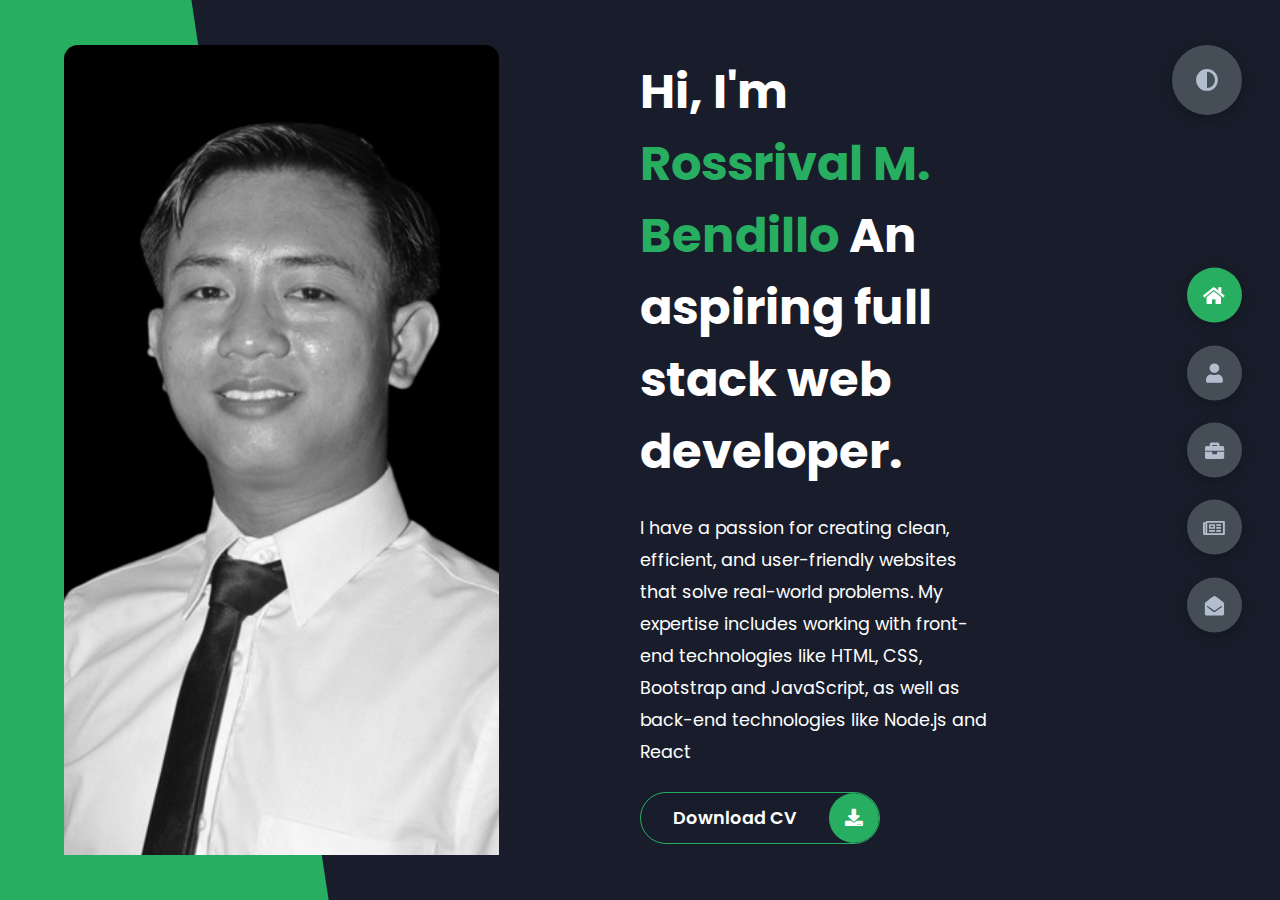
<file: index.html>
<!DOCTYPE html>
<html lang="en">

<head>
    <meta charset="UTF-8">
    <meta http-equiv="X-UA-Compatible" content="IE=edge">
    <meta name="viewport" content="width=device-width, initial-scale=1.0">
    <title>Portfolio</title>
    <link rel="stylesheet" href="styles/styles.css">
    <link rel="preconnect" href="https://fonts.googleapis.com">
    <link rel="preconnect" href="https://fonts.gstatic.com" crossorigin>
    <link rel="stylesheet" href="https://cdnjs.cloudflare.com/ajax/libs/font-awesome/5.15.4/css/all.min.css"
        integrity="sha512-1ycn6IcaQQ40/MKBW2W4Rhis/DbILU74C1vSrLJxCq57o941Ym01SwNsOMqvEBFlcgUa6xLiPY/NS5R+E6ztJQ=="
        crossorigin="anonymous" referrerpolicy="no-referrer" />
    <link href="https://fonts.googleapis.com/css2?family=Poppins:wght@400;500;600;700;800&display=swap"
        rel="stylesheet">
</head>

<!-- Main Content -->

<body class="main-content">
    <header class="container header active" id="home">
        <div class="header-content">
            <div class="left-header">
                <div class="h-shape"></div>
                <div class="image">
                    <img src="img/hero.png" alt="">
                </div>
            </div>
            <div class="right-header">
                <h1 class="name">
                    Hi, I'm <span>Rossrival M. Bendillo</span>
                    An aspiring full stack web developer.
                </h1>
                <p>
                    I have a passion for creating clean, efficient, and user-friendly websites that solve real-world
                    problems. My expertise includes working with front-end technologies like HTML, CSS, Bootstrap and
                    JavaScript, as well as back-end technologies like Node.js and React

                </p>
                <div class="btn-con">
                    <a href="https://drive.google.com/file/d/1bwMSd7as1mIfrPenGHNreRVbXSoMv4Pw/view?usp=sharing"
                        target="_blank" class="main-btn">
                        <span class="btn-text">Download CV</span>
                        <span class="btn-icon"><i class="fas fa-download"></i></span>
                    </a>
                </div>
            </div>
        </div>
    </header>
    <main>

        <!-- About Section -->
        <section class="container about" id="about">
            <div class="main-title">
                <h2>About <span>me</span><span class="bg-text">my stats</span></h2>
            </div>
            <div class="about-container">
                <div class="left-about">
                    <h4>Information About me</h4>
                    <p>
                        "From front-end to back-end, I've got your web development needs covered!" <br><br>
                        As a full stack web developer, my expertise spans the entire web development process. From
                        designing the user interface to writing the server-side code, I have a deep understanding of all
                        the technologies and frameworks necessary to create top-notch web applications. I pride myself
                        on staying up-to-date with the latest trends and best practices in the industry, which allows me
                        to build robust and scalable web solutions that meet the needs of my clients. Whether you need a
                        custom web application or a simple landing page, I have the skills and experience to deliver
                        exactly what you're looking for.
                    </p>
                    <div class="btn-con">
                        <a href="https://drive.google.com/file/d/1bwMSd7as1mIfrPenGHNreRVbXSoMv4Pw/view?usp=sharing"
                            target="_blank" class="main-btn">
                            <span class="btn-text">Download CV</span>
                            <span class="btn-icon"><i class="fas fa-download"></i></span>
                        </a>
                    </div>
                </div>
                <div class="right-about">
                    <div class="about-item">
                        <div class="abt-text">
                            <p class="large-text">13+</p>
                            <p class="small-text">Projects <br /> Completed</p>
                        </div>
                    </div>
                    <div class="about-item">
                        <div class="abt-text">
                            <p class="large-text">1</p>
                            <p class="small-text">Year of <br /> experience</p>
                        </div>
                    </div>
                    <div class="about-item">
                        <div class="abt-text">
                            <p class="large-text">300+</p>
                            <p class="small-text">Cups <br /> Of Coffee</p>
                        </div>
                    </div>
                    <div class="about-item">
                        <div class="abt-text">
                            <p class="large-text">400+</p>
                            <p class="small-text">Hours <br /> Of Training</p>
                        </div>
                    </div>
                </div>
            </div>
            <div class="about-stats">
                <h4 class="stat-title">My Skills</h4>
                <div class="progress-bars">
                    <div class="progress-bar">
                        <p class="prog-title">html5</p>
                        <div class="progress-con">
                            <p class="prog-text">100%</p>
                            <div class="progress">
                                <span class="html"></span>
                            </div>
                        </div>
                    </div>
                    <div class="progress-bar">
                        <p class="prog-title">css3</p>
                        <div class="progress-con">
                            <p class="prog-text">95%</p>
                            <div class="progress">
                                <span class="css"></span>
                            </div>
                        </div>
                    </div>
                    <div class="progress-bar">
                        <p class="prog-title">javascript</p>
                        <div class="progress-con">
                            <p class="prog-text">75%</p>
                            <div class="progress">
                                <span class="js"></span>
                            </div>
                        </div>
                    </div>
                    <div class="progress-bar">
                        <p class="prog-title">BootStrap</p>
                        <div class="progress-con">
                            <p class="prog-text">75%</p>
                            <div class="progress">
                                <span class="bootstrap"></span>
                            </div>
                        </div>
                    </div>
                    <div class="progress-bar">
                        <p class="prog-title">NodeJS</p>
                        <div class="progress-con">
                            <p class="prog-text">87%</p>
                            <div class="progress">
                                <span class="node"></span>
                            </div>
                        </div>
                    </div>
                    <div class="progress-bar">
                        <p class="prog-title">React</p>
                        <div class="progress-con">
                            <p class="prog-text">70%</p>
                            <div class="progress">
                                <span class="react"></span>
                            </div>
                        </div>
                    </div>
                </div>
            </div>
            <h4 class="stat-title">My Timeline</h4>
            <div class="timeline">
                <div class="timeline-item">
                    <div class="tl-icon">
                        <i class="fas fa-briefcase"></i>
                    </div>
                    <p class="tl-duration">2022 - present</p>
                    <h5>Full Stack Web Developer<span> - KODEGO</span></h5>
                    <p>
                        Full Stack Web Developer Bootcamp Training Under Kodego.
                    </p>
                </div>
                <div class="timeline-item">
                    <div class="tl-icon">
                        <i class="fas fa-briefcase"></i>
                    </div>
                    <p class="tl-duration">2019-2022</p>
                    <h5>NOC Helpdesk<span> - Telna.</span></h5>
                    <p>
                        NOC Helpdesk Engineer under TELNA an IOT Company
                    </p>
                </div>
                <div class="timeline-item">
                    <div class="tl-icon">
                        <i class="fas fa-briefcase"></i>
                    </div>
                    <p class="tl-duration">2016 - 2019</p>
                    <h5>Business Owner/Operator<span> - GRAB/UBER</span></h5>
                    <p>
                        Ventured to Ride-Hailing Business
                    </p>
                </div>
                <div class="timeline-item">
                    <div class="tl-icon">
                        <i class="fas fa-briefcase"></i>
                    </div>
                    <p class="tl-duration">2014 - 2016</p>
                    <h5>Senior Program Analyst<span> - Cognizant</span></h5>
                    <p>
                        Senior Program Analyst for United Bank of Switzerland
                    </p>
                </div>
                <div class="timeline-item">
                    <div class="tl-icon">
                        <i class="fas fa-briefcase"></i>
                    </div>
                    <p class="tl-duration">2012 - 2014</p>
                    <h5>Dell Tech Concierge<span> - Dell Philippines</span></h5>
                    <p>
                        Dell Tech Concierge Technical Support Engineer for DELL
                    </p>
                </div>
                <div class="timeline-item">
                    <div class="tl-icon">
                        <i class="fas fa-briefcase"></i>
                    </div>
                    <p class="tl-duration">2009 - 2012</p>
                    <h5>Tecnical Support Associate<span> - BPO</span></h5>
                    <p>
                        Tecnical Support Associate for BPO: Teleperformance,Sutherland Global Services
                    </p>
                </div>
            </div>
        </section>
        <section class="container" id="portfolio">
            <div class="main-title">
                <h2>My <span>Portfolio</span><span class="bg-text">My Work</span></h2>
            </div>
            <p class="port-text">
                Here is some of my work that I've done in various frameworks.
            </p>
            <div class="portfolios">
                <div class="portfolio-item">
                    <div class="image">
                        <img src="img/thumbnail01.jfif" alt="">
                    </div>
                    <div class="hover-items">
                        <h3>Bootstrap</h3>
                        <div class="icons">
                            <a href="https://github.com/kashea" target="_blank" class="icon">
                                <i class="fab fa-github"></i>
                            </a>
                            <a href="./sub-portfolio/index.html" target="_blank" class="icon">
                                <i class="fab fa-superpowers"></i>
                            </a>
                            <a href="#" class="icon">
                                <i class="fab fa-xing-square"></i>
                            </a>
                        </div>
                    </div>
                </div>
                <div class="portfolio-item">
                    <div class="image">
                        <img src="img/thumbnail02.jfif" alt="">
                    </div>
                    <div class="hover-items">
                        <h3>Bootstrap</h3>
                        <div class="icons">
                            <a href="https://github.com/kashea" target="_blank" class="icon">
                                <i class="fab fa-github"></i>
                            </a>
                            <a href="./sub-portfolio/index.html" target="_blank" class="icon">
                                <i class="fab fa-superpowers"></i>
                            </a>
                            <a href="#" class="icon">
                                <i class="fab fa-xing-square"></i>
                            </a>
                        </div>
                    </div>
                </div>
                <div class="portfolio-item">
                    <div class="image">
                        <img src="img/thumbnail03.jfif" alt="">
                    </div>
                    <div class="hover-items">
                        <h3>Bootstrap</h3>
                        <div class="icons">
                            <a href="https://github.com/kashea" target="_blank" class="icon">
                                <i class="fab fa-github"></i>
                            </a>
                            <a href="./sub-portfolio/index.html" target="_blank" class="icon">
                                <i class="fab fa-superpowers"></i>
                            </a>
                            <a href="#" class="icon">
                                <i class="fab fa-xing-square"></i>
                            </a>
                        </div>
                    </div>
                </div>
                <div class="portfolio-item">
                    <div class="image">
                        <img src="img/thumbnail04.jfif" alt="">
                    </div>
                    <div class="hover-items">
                        <h3>Bootstrap</h3>
                        <div class="icons">
                            <a href="https://github.com/kashea" target="_blank" class="icon">
                                <i class="fab fa-github"></i>
                            </a>
                            <a href="./sub-portfolio/index.html" target="_blank" class="icon">
                                <i class="fab fa-superpowers"></i>
                            </a>
                            <a href="#" class="icon">
                                <i class="fab fa-xing-square"></i>
                            </a>
                        </div>
                    </div>
                </div>
                <div class="portfolio-item">
                    <div class="image">
                        <img src="img/thumbnail05.jfif" alt="">
                    </div>
                    <div class="hover-items">
                        <h3>Bootstrap</h3>
                        <div class="icons">
                            <a href="https://github.com/kashea" target="_blank" class="icon">
                                <i class="fab fa-github"></i>
                            </a>
                            <a href="./sub-portfolio/index.html" target="_blank" class="icon">
                                <i class="fab fa-superpowers"></i>
                            </a>
                            <a href="#" class="icon">
                                <i class="fab fa-xing-square"></i>
                            </a>
                        </div>
                    </div>
                </div>
                <div class="portfolio-item">
                    <div class="image">
                        <img src="img/thumbnail06.jfif" alt="">
                    </div>
                    <div class="hover-items">
                        <h3>Bootstrap</h3>
                        <div class="icons">
                            <a href="https://github.com/kashea" target="_blank" class="icon">
                                <i class="fab fa-github"></i>
                            </a>
                            <a href="./sub-portfolio/index.html" target="_blank" class="icon">
                                <i class="fab fa-superpowers"></i>
                            </a>
                            <a href="#" class="icon">
                                <i class="fab fa-xing-square"></i>
                            </a>
                        </div>
                    </div>
                </div>
                <div class="portfolio-item">
                    <div class="image">
                        <img src="img/thumbnail07.jfif" alt="">
                    </div>
                    <div class="hover-items">
                        <h3>JavaScript</h3>
                        <div class="icons">
                            <a href="https://github.com/Kashea/ScissorsPaperRock" target="_blank" class="icon">
                                <i class="fab fa-github"></i>
                            </a>
                            <a href="https://kashea.github.io/ScissorsPaperRock/" target="_blank" class="icon">
                                <i class="fab fa-superpowers"></i>
                            </a>
                            <a href="#" class="icon">
                                <i class="fab fa-xing-square"></i>
                            </a>
                        </div>
                    </div>
                </div>
            </div>
        </section>
        <section class="container" id="blogs">
            <div class="blogs-content">
                <div class="main-title">
                    <h2>My <span>Blogs</span><span class="bg-text">My Blogs</span></h2>
                </div>
                <div class="blogs">
                    <div class="blog">
                        <img src="img/blog1 (2).jpg" alt="">
                        <div class="blog-text">
                            <h4>
                                <a href="./sub-portfolio/blog-single.html" target="_blank">How to Create Your Own
                                    Website</a>
                            </h4>
                            <p>
                                Lorem ipsum dolor sit, amet consectetur adipisicing elit.
                                Doloribus natus voluptas, eos obcaecati recusandae amet?
                            </p>
                        </div>
                    </div>
                    <div class="blog">
                        <img src="img/blog2 (2).jpg" alt="">
                        <div class="blog-text">
                            <h4>
                                <a href="./sub-portfolio/blog-single.html" target="_blank">How to Become an Expert in
                                    Web Design</a>
                            </h4>
                            <p>
                                Lorem ipsum dolor sit, amet consectetur adipisicing elit.
                                Doloribus natus voluptas, eos obcaecati recusandae amet?
                            </p>
                        </div>
                    </div>
                    <div class="blog">
                        <img src="img/blog3 (2).jpg" alt="">
                        <div class="blog-text">
                            <h4>
                                Become a Web Designer in 10 Days
                            </h4>
                            <p>
                                Lorem ipsum dolor sit, amet consectetur adipisicing elit.
                                Doloribus natus voluptas, eos obcaecati recusandae amet?
                            </p>
                        </div>
                    </div>
                    <div class="blog">
                        <img src="img/blog4 (2).jpg" alt="">
                        <div class="blog-text">
                            <h4>
                                <a href="./sub-portfolio/blog-single.html" target="_blank">Debbuging made easy with Web
                                    Inspector</a>
                            </h4>
                            <p>
                                Lorem ipsum dolor sit, amet consectetur adipisicing elit.
                                Doloribus natus voluptas, eos obcaecati recusandae amet?
                            </p>
                        </div>
                    </div>
                    <div class="blog">
                        <img src="img/blog5 (2).jpg" alt="">
                        <div class="blog-text">
                            <h4>
                                Get started with Web Design and UI Design
                            </h4>
                            <p>
                                Lorem ipsum dolor sit, amet consectetur adipisicing elit.
                                Doloribus natus voluptas, eos obcaecati recusandae amet?
                            </p>
                        </div>
                    </div>
                    <div class="blog">
                        <img src="img/blog6 (2).jpg" alt="">
                        <div class="blog-text">
                            <h4>
                                This is what you need to know about Web Design
                            </h4>
                            <p>
                                Lorem ipsum dolor sit, amet consectetur adipisicing elit.
                                Doloribus natus voluptas, eos obcaecati recusandae amet?
                            </p>
                        </div>
                    </div>
                </div>
            </div>
        </section>

        <!-- Contact Section -->
        <section class="container contact" id="contact">
            <div class="contact-container">
                <div class="main-title">
                    <h2>Contact <span>Me</span><span class="bg-text">Contact</span></h2>
                </div>
                <div class="contact-content-con">
                    <div class="left-contact">
                        <h4>Contact me here</h4>
                        <p>
                            Whether you're looking to start a new project or need help with an existing one, I'm here to
                            help. Please feel free to contact me using the form below, and I'll get back to you as soon
                            as possible.
                        </p>
                        <div class="contact-info">
                            <div class="contact-item">
                                <div class="icon">
                                    <i class="fas fa-map-marker-alt"></i>
                                    <span>Location</span>
                                </div>
                                <p>
                                    : Bataan, Philippines
                                </p>
                            </div>
                            <div class="contact-item">
                                <div class="icon">
                                    <i class="fas fa-envelope"></i>
                                    <span>Email</span>
                                </div>
                                <p>
                                    <span>: camrynchelsea01@gmail.com</span>
                                </p>
                            </div>
                            <div class="contact-item">
                                <div class="icon">
                                    <i class="fas fa-user-graduate"></i>
                                    <span>Education</span>
                                </div>
                                <p>
                                    <span>: Full Stack Web Developer, KODEGO</span>
                                </p>
                            </div>
                            <div class="contact-item">
                                <div class="icon">
                                    <i class="fab fa-xing-square"></i>
                                    <span>Mobile Number</span>
                                </div>
                                <p>
                                    <span>: +639952801191</span>
                                </p>
                            </div>
                            <div class="contact-item">
                                <div class="icon">
                                    <i class="fas fa-globe-africa"></i>
                                    <span>Languages</span>
                                </div>
                                <p>
                                    <span>: English, Spanish</span>
                                </p>
                            </div>
                        </div>
                        <div class="contact-icons">
                            <div class="contact-icon">
                                <a href="https://facebook.com/rbendillo" target="_blank">
                                    <i class="fab fa-facebook-f"></i>
                                </a>
                                <a href="https://www.linkedin.com/in/rossrival-bendillo-96248b77/" target="_blank">
                                    <i class="fab fa-linkedin"></i>
                                </a>
                                <a href="https://github.com/kashea" target="_blank">
                                    <i class="fab fa-github"></i>
                                </a>
                                <a href="https://codepen.io/Rossrival-Bendillo" target="_blank">
                                    <i class="fab fa-codepen"></i>
                                </a>
                            </div>
                        </div>
                    </div>
                    <div class="right-contact">
                        <form action="" class="contact-form">
                            <div class="input-control i-c-2">
                                <input type="text" required placeholder="YOUR NAME">
                                <input type="email" required placeholder="YOUR EMAIL">
                            </div>
                            <div class="input-control">
                                <input type="text" required placeholder="ENTER SUBJECT">
                            </div>
                            <div class="input-control">
                                <textarea name="" id="" cols="15" rows="8" placeholder="Message Here..."></textarea>
                            </div>
                            <input type="submit" value="Send" style="height: 45px;
                            width: 100px;
                            transition: all 0.4s ease-in-out;
                            border-radius: 15px;
                            font-size: 20px;
                            " /></i>
                        </form>
                    </div>
                </div>
            </div>
        </section>
    </main>

    <div class="controls">
        <div class="control active-btn" data-id="home">
            <i class="fas fa-home"></i>
        </div>
        <div class="control" data-id="about">
            <i class="fas fa-user"></i>
        </div>
        <div class="control" data-id="portfolio">
            <i class="fas fa-briefcase"></i>
        </div>
        <div class="control" data-id="blogs">
            <i class="far fa-newspaper"></i>
        </div>
        <div class="control" data-id="contact">
            <i class="fas fa-envelope-open"></i>
        </div>
    </div>
    <div class="theme-btn">
        <i class="fas fa-adjust"></i>
    </div>
    <script src="app.js"></script>
</body>

</html>
</file>
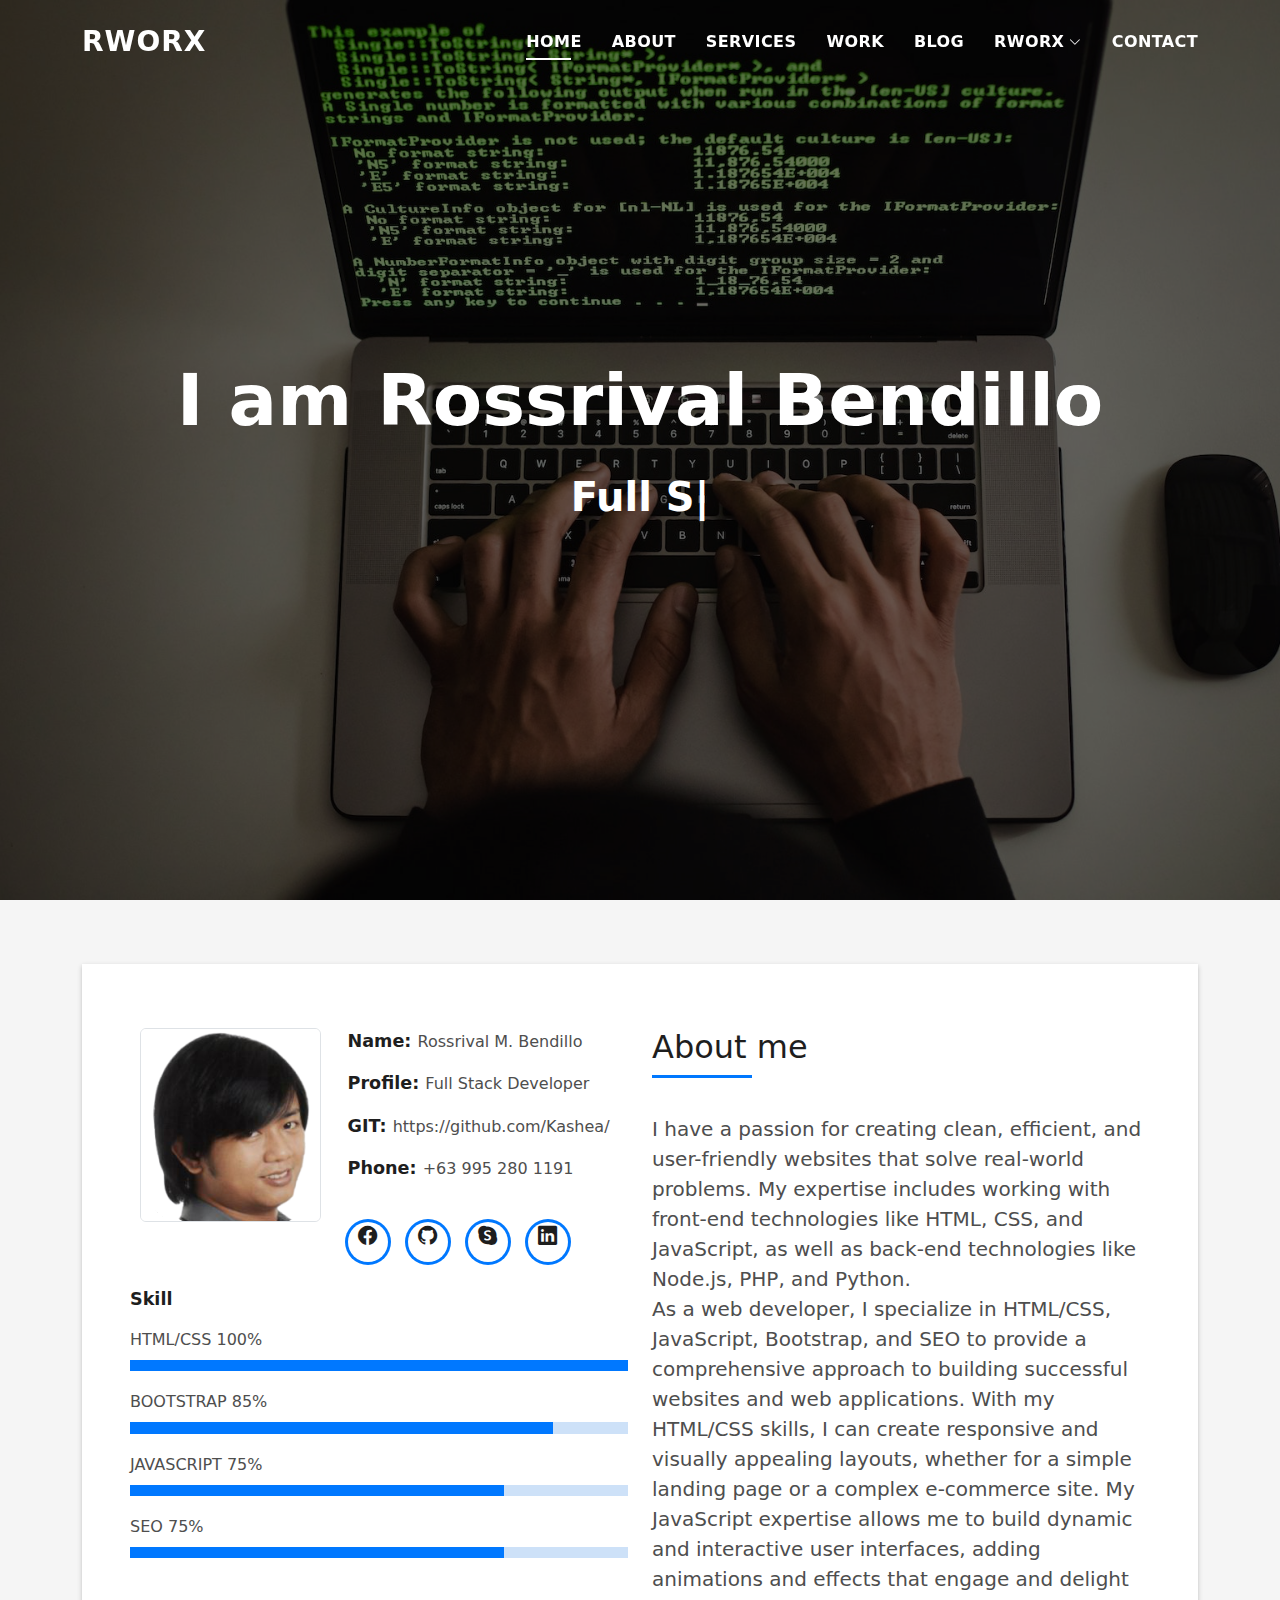
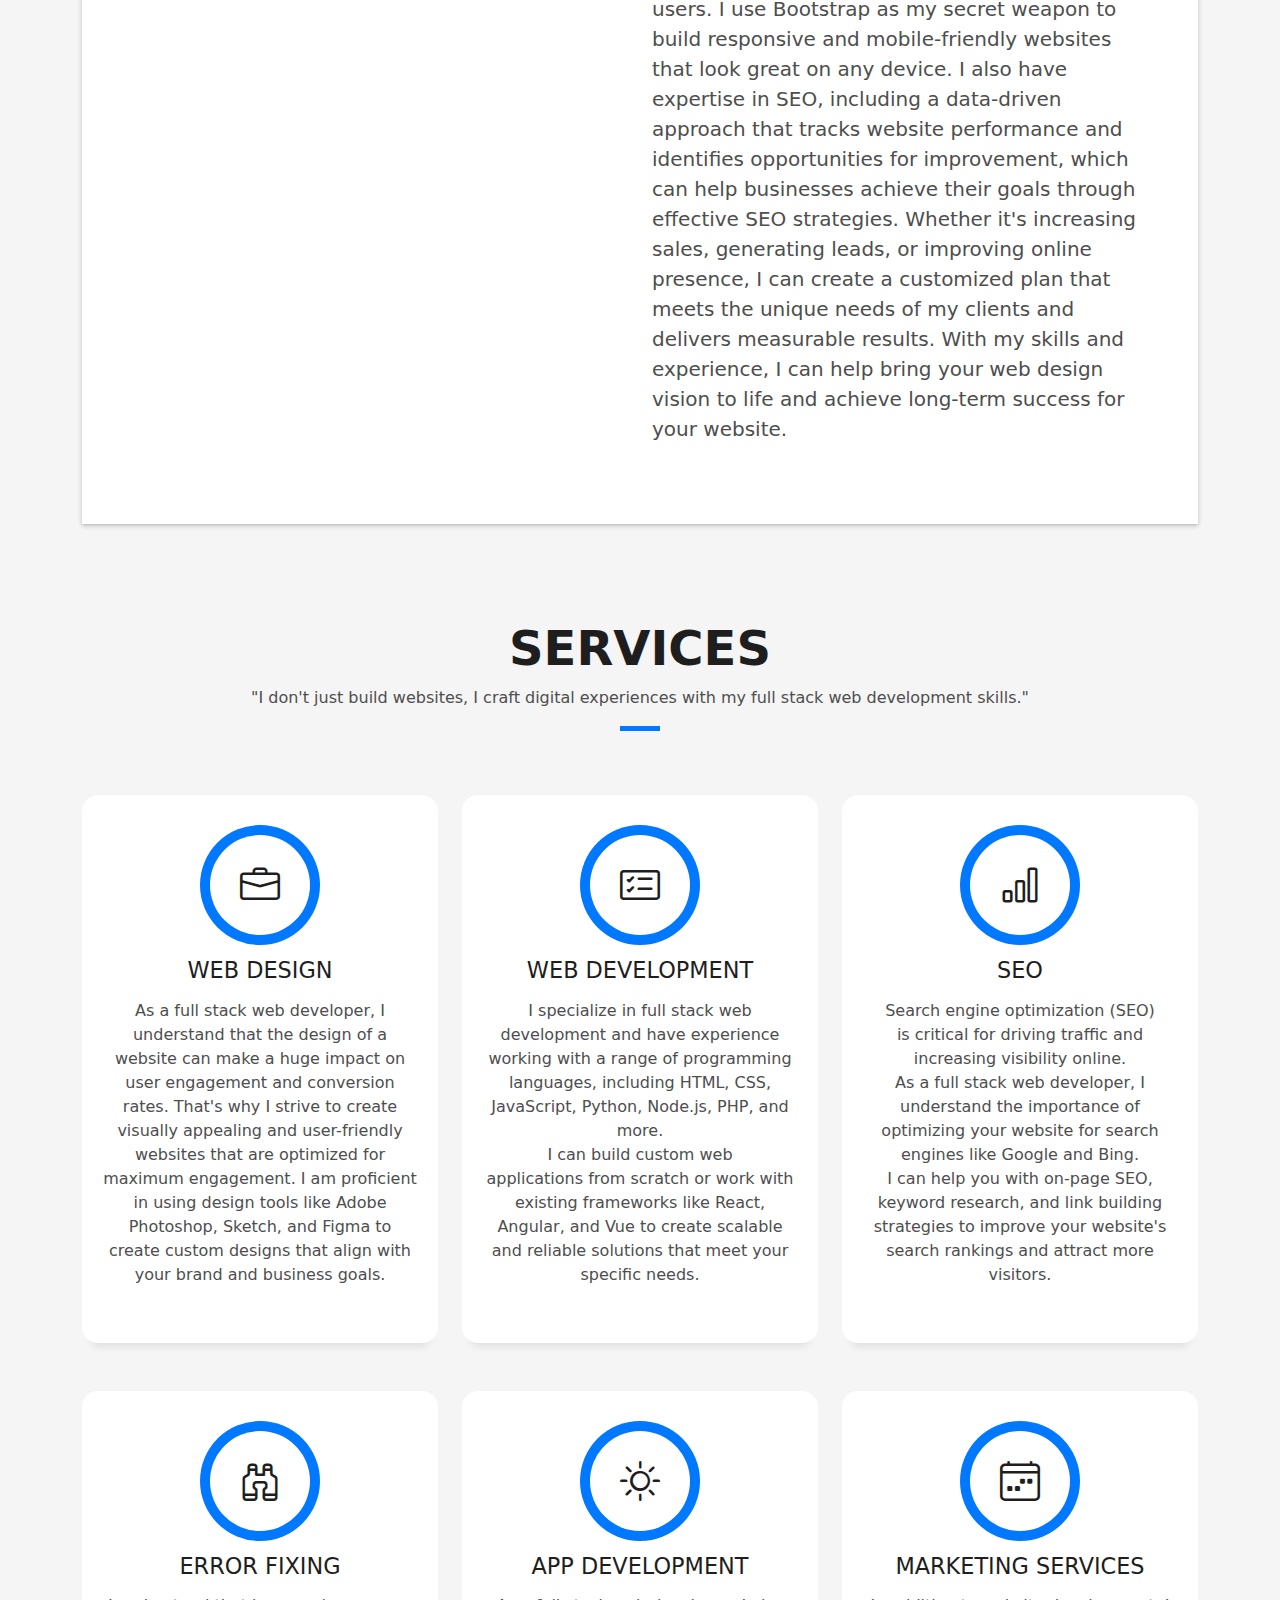
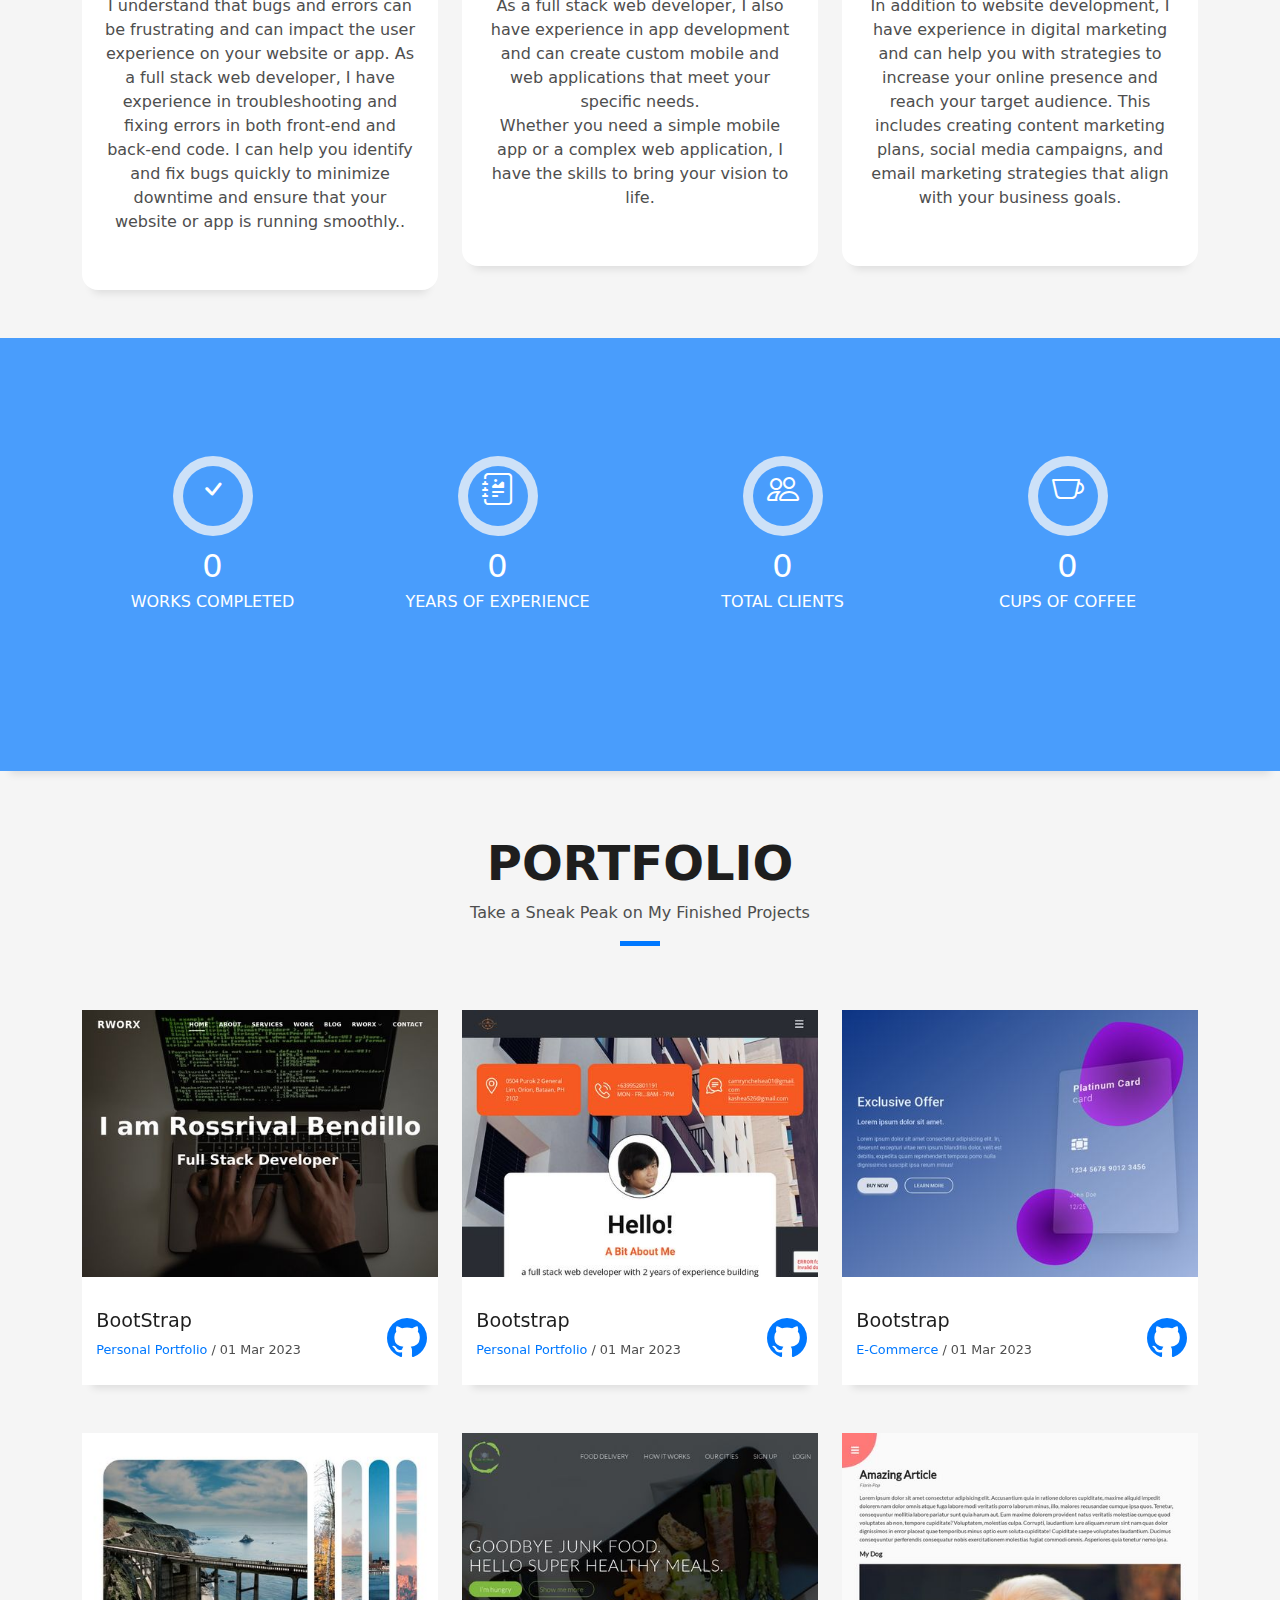
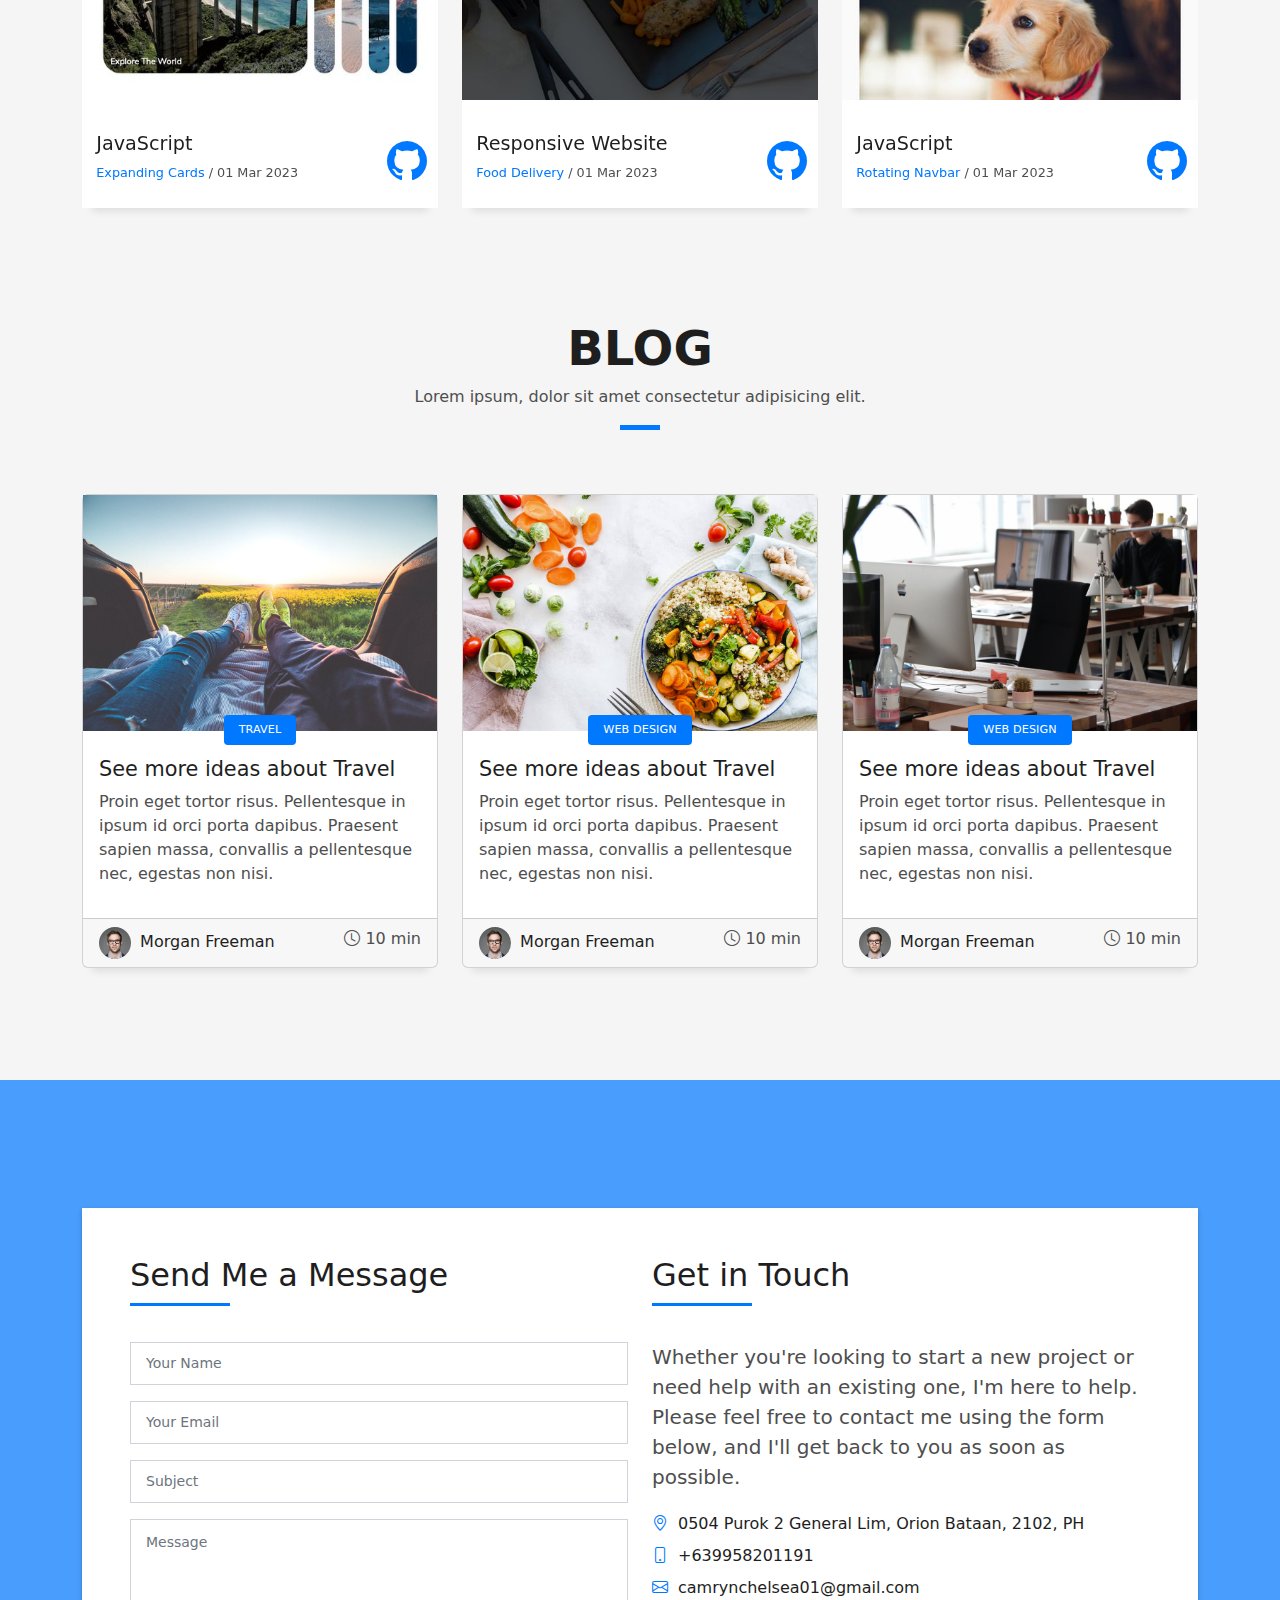
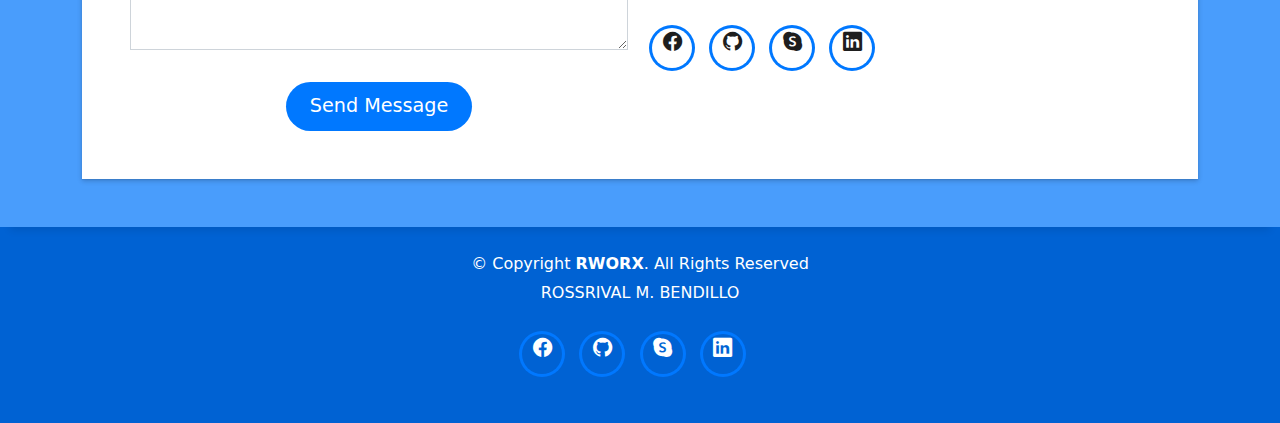
<file: sub-portfolio/index.html>
<!DOCTYPE html>
<html lang="en">

<head>
  <meta charset="utf-8">
  <meta content="width=device-width, initial-scale=1.0" name="viewport">

  <title>Rossrival M. Bendillo Portfolio 03</title>
  <meta content="" name="description">
  <meta content="" name="keywords">

  <!-- Favicons -->
  <link href="assets/img/favicon.png" rel="icon">
  <link href="assets/img/apple-touch-icon.png" rel="apple-touch-icon">

  <!-- Vendor CSS Files -->
  <link href="assets/vendor/bootstrap/css/bootstrap.min.css" rel="stylesheet">
  <link href="assets/vendor/bootstrap-icons/bootstrap-icons.css" rel="stylesheet">
  <link href="assets/vendor/glightbox/css/glightbox.min.css" rel="stylesheet">
  <link href="assets/vendor/swiper/swiper-bundle.min.css" rel="stylesheet">

  <!-- Template Main CSS File -->
  <link href="assets/css/style.css" rel="stylesheet">

  <!-- =======================================================
Portfolio 03
Template Name: Rossrival M. Bendillo Portfolio 03
Template URL: https://bootstrapmade.com/devfolio-bootstrap-portfolio-html-template/
Author: Rossrival M. Bendillo
License: Https://github.com/kashea
======================================================== -->
</head>

<body>

  <!-- ======= Header ======= -->
  <header id="header" class="fixed-top">
    <div class="container d-flex align-items-center justify-content-between">

      <h1 class="logo"><a href="index.html">RWORX</a></h1>

      <nav id="navbar" class="navbar">
        <ul>
          <li><a class="nav-link scrollto active" href="#hero">Home</a></li>
          <li><a class="nav-link scrollto" href="#about">About</a></li>
          <li><a class="nav-link scrollto" href="#services">Services</a></li>
          <li><a class="nav-link scrollto " href="#work">Work</a></li>
          <li><a class="nav-link scrollto " href="#blog">Blog</a></li>
          <li class="dropdown"><a href="#"><span>RWORX</span> <i class="bi bi-chevron-down"></i></a>
            <ul>
              <li><a href="portfolio-details.html">Finished Projects</a></li>
              <li><a href="upcoming-projects.html">Upcoming Projects</a></li>
              <li class="dropdown"><a href="#"><span>Request a Sample Project</span> <i
                    class="bi bi-chevron-right"></i></a>
                <ul>
                  <li><a class="nav-link scrollto" href="#contact">Contact</a></li>
                </ul>
              </li>
            </ul>
          </li>
          <li><a class="nav-link scrollto" href="#contact">Contact</a></li>
        </ul>
        <i class="bi bi-list mobile-nav-toggle"></i>
      </nav><!-- .navbar -->

    </div>
  </header><!-- End Header -->

  <!-- ======= Hero Section ======= -->
  <div id="hero" class="hero route bg-image" style="background-image: url(assets/img/banner_01.jpg)">
    <div class="overlay-itro"></div>
    <div class="hero-content display-table">
      <div class="table-cell">
        <div class="container">
          <!--<p class="display-6 color-d">Hello, world!</p>-->
          <h1 class="hero-title mb-4">I am Rossrival Bendillo</h1>
          <p class="hero-subtitle"><span class="typed"
              data-typed-items="Full Stack Developer, Front-End, Back-End, SEO Specialist"></span></p>
        </div>
      </div>
    </div>
  </div><!-- End Hero Section -->

  <main id="main">

    <!-- ======= About Section ======= -->
    <section id="about" class="about-mf sect-pt4 route">
      <div class="container">

        <div class="row">
          <div class="col-sm-12">
            <div class="box-shadow-full">
              <div class="row">
                <div class="col-md-6">
                  <div class="row">
                    <div class="col-sm-6 col-md-5">
                      <div class="about-img">
                        <img src="assets/img/Profile pic 2.png" class="img-fluid rounded b-shadow-sm border"
                          alt="profile-pic">
                      </div>
                    </div>
                    <div class="col-sm-6 col-md-7">
                      <div class="about-info">
                        <p><span class="title-s">Name: </span> <span>Rossrival M. Bendillo</span></p>
                        <p><span class="title-s">Profile: </span> <span>Full Stack Developer</span></p>
                        <p><span class="title-s">GIT: </span> <span>https://github.com/Kashea/</span></p>
                        <p><span class="title-s">Phone: </span> <span>+63 995 280 1191</span></p>
                      </div>
                      <div class="socials">
                        <ul>
                          <li><a href="https://facebook.com/rbendillo/" target="_blank"><span class="ico-circle"><i
                                  class="bi bi-facebook"></i></span></a></li>
                          <li><a href="https://github.com/Kashea/" target="_blank"><span class="ico-circle"><i
                                  class="bi bi-github"></i></span></a></li>
                          <li><a href="skype:live:.cid.ece35cd077c2c4c"><span class="ico-circle"><i
                                  class="bi bi-skype"></i></span></a></li>
                          <li><a href="https://www.linkedin.com/in/rossrival-bendillo-96248b77/" target="_blank"><span
                                class="ico-circle"><i class="bi bi-linkedin"></i></span></a></li>
                        </ul>
                      </div>
                    </div>
                  </div>
                  <div class="skill-mf">
                    <p class="title-s">Skill</p>
                    <!-- HTML/CSS -->
                    <span>HTML/CSS</span> <span class="pull-right">100%</span>
                    <div class="progress">
                      <div class="progress-bar" role="progressbar" style="width: 100%;" aria-valuenow="100"
                        aria-valuemin="0" aria-valuemax="100"></div>
                    </div>
                    <!-- BOOTSTRAP -->
                    <span>BOOTSTRAP</span> <span class="pull-right">85%</span>
                    <div class="progress">
                      <div class="progress-bar" role="progressbar" style="width: 85%" aria-valuenow="55"
                        aria-valuemin="0" aria-valuemax="100"></div>
                    </div>
                    <!-- JAVASCRIPT -->
                    <span>JAVASCRIPT</span> <span class="pull-right">75%</span>
                    <div class="progress">
                      <div class="progress-bar" role="progressbar" style="width: 75%" aria-valuenow="75"
                        aria-valuemin="0" aria-valuemax="100"></div>
                    </div>
                    <!-- SEO -->
                    <span>SEO</span> <span class="pull-right">75%</span>
                    <div class="progress">
                      <div class="progress-bar" role="progressbar" style="width: 75%" aria-valuenow="75"
                        aria-valuemin="0" aria-valuemax="100"></div>
                    </div>

                  </div>
                </div>
                <div class="col-md-6">
                  <div class="about-me pt-4 pt-md-0">
                    <div class="title-box-2">
                      <h5 class="title-left">
                        About me
                      </h5>
                    </div>
                    <p class="lead">
                      I have a passion for creating clean, efficient, and user-friendly websites that solve real-world
                      problems. My expertise includes working with front-end technologies like HTML, CSS, and
                      JavaScript, as well as back-end technologies like Node.js, PHP, and Python.
                      <br>
                      As a web developer, I specialize in HTML/CSS, JavaScript, Bootstrap, and SEO to provide a
                      comprehensive approach to building successful websites and web applications. With my HTML/CSS
                      skills, I can create responsive and visually appealing layouts, whether for a simple landing page
                      or a complex e-commerce site. My JavaScript expertise allows me to build dynamic and interactive
                      user interfaces, adding animations and effects that engage and delight users. I use Bootstrap as
                      my secret weapon to build responsive and mobile-friendly websites that look great on any device. I
                      also have expertise in SEO, including a data-driven approach that tracks website performance and
                      identifies opportunities for improvement, which can help businesses achieve their goals through
                      effective SEO strategies. Whether it's increasing sales, generating leads, or improving online
                      presence, I can create a customized plan that meets the unique needs of my clients and delivers
                      measurable results. With my skills and experience, I can help bring your web design vision to life
                      and achieve long-term success for your website.
                    </p>
                  </div>
                </div>
              </div>
            </div>
          </div>
        </div>
      </div>
    </section><!-- End About Section -->

    <!-- ======= Services Section ======= -->
    <section id="services" class="services-mf pt-5 route">
      <div class="container">
        <div class="row">
          <div class="col-sm-12">
            <div class="title-box text-center">
              <h3 class="title-a">
                Services
              </h3>
              <p class="subtitle-a">
                "I don't just build websites, I craft digital experiences with my full stack web development skills."
              </p>
              <div class="line-mf"></div>
            </div>
          </div>
        </div>
        <div class="row">
          <div class="col-md-4">
            <div class="service-box">
              <div class="service-ico">
                <span class="ico-circle"><i class="bi bi-briefcase"></i></span>
              </div>
              <div class="service-content">
                <h2 class="s-title">Web Design</h2>
                <p class="s-description text-center">
                  As a full stack web developer, I understand that the design of a website can make a huge impact on
                  user engagement and conversion rates. That's why I strive to create visually appealing and
                  user-friendly websites that are optimized for maximum engagement. I am proficient in using design
                  tools like Adobe Photoshop, Sketch, and Figma to create custom designs that align with your brand and
                  business goals.
                </p>
              </div>
            </div>
          </div>
          <div class="col-md-4">
            <div class="service-box">
              <div class="service-ico">
                <span class="ico-circle"><i class="bi bi-card-checklist"></i></span>
              </div>
              <div class="service-content">
                <h2 class="s-title">Web Development</h2>
                <p class="s-description text-center">
                  I specialize in full stack web development and have experience working with a range of programming
                  languages, including HTML, CSS, JavaScript, Python, Node.js, PHP, and more.
                  <br>
                  I can build custom web
                  <br>
                  applications from scratch or work with existing frameworks like React, Angular, and Vue to create
                  scalable and reliable solutions that meet your specific needs.
                </p>
              </div>
            </div>
          </div>
          <div class="col-md-4">
            <div class="service-box">
              <div class="service-ico">
                <span class="ico-circle"><i class="bi bi-bar-chart"></i></span>
              </div>
              <div class="service-content">
                <h2 class="s-title">SEO</h2>
                <p class="s-description text-center">
                  Search engine optimization (SEO)
                  <br>
                  is critical for driving traffic and increasing visibility online.
                  <br>
                  As
                  a full stack web developer, I understand the importance of optimizing your website for search engines
                  like Google and Bing.
                  <br>
                  I can help you with on-page SEO, keyword research, and link building strategies
                  to improve your website's search rankings and attract more visitors.
                </p>
              </div>
            </div>
          </div>
          <div class="col-md-4">
            <div class="service-box">
              <div class="service-ico">
                <span class="ico-circle"><i class="bi bi-binoculars"></i></span>
              </div>
              <div class="service-content">
                <h2 class="s-title">Error Fixing</h2>
                <p class="s-description text-center">
                  I understand that bugs and errors can be frustrating and can impact the user experience on your
                  website or app. As a full stack web developer, I have experience in troubleshooting and fixing errors
                  in both front-end and back-end code. I can help you identify and fix bugs quickly to minimize downtime
                  and ensure that your website or app is running smoothly..
                </p>
              </div>
            </div>
          </div>
          <div class="col-md-4">
            <div class="service-box">
              <div class="service-ico">
                <span class="ico-circle"><i class="bi bi-brightness-high"></i></span>
              </div>
              <div class="service-content">
                <h2 class="s-title">App Development</h2>
                <p class="s-description text-center">
                  As a full stack web developer, I also have experience in app development and can create custom mobile
                  and web applications that meet your specific needs.
                  <br>
                  Whether you need a simple mobile app or a complex
                  web application, I have the skills to bring your vision to life.
                </p>
              </div>
            </div>
          </div>
          <div class="col-md-4">
            <div class="service-box">
              <div class="service-ico">
                <span class="ico-circle"><i class="bi bi-calendar4-week"></i></span>
              </div>
              <div class="service-content">
                <h2 class="s-title">Marketing Services</h2>
                <p class="s-description text-center">
                  In addition to website development, I have experience in digital marketing and can help you with
                  strategies to increase your online presence and reach your target audience. This includes creating
                  content marketing plans, social media campaigns, and email marketing strategies that align with your
                  business goals.
                </p>
              </div>
            </div>
          </div>
        </div>
      </div>
    </section><!-- End Services Section -->

    <!-- ======= Counter Section ======= -->
    <div class="section-counter paralax-mf bg-image" style="background-image: url(assets/img/banner_02.jpg)">
      <div class="overlay-mf"></div>
      <div class="container position-relative">
        <div class="row">
          <div class="col-sm-3 col-lg-3">
            <div class="counter-box counter-box pt-4 pt-md-0">
              <div class="counter-ico">
                <span class="ico-circle"><i class="bi bi-check"></i></span>
              </div>
              <div class="counter-num">
                <p data-purecounter-start="0" data-purecounter-end="15" data-purecounter-duration="1"
                  class="counter purecounter"></p>
                <span class="counter-text">WORKS COMPLETED</span>
              </div>
            </div>
          </div>
          <div class="col-sm-3 col-lg-3">
            <div class="counter-box pt-4 pt-md-0">
              <div class="counter-ico">
                <span class="ico-circle"><i class="bi bi-journal-richtext"></i></span>
              </div>
              <div class="counter-num">
                <p data-purecounter-start="0" data-purecounter-end="02" data-purecounter-duration="1"
                  class="counter purecounter"></p>
                <span class="counter-text">YEARS OF EXPERIENCE</span>
              </div>
            </div>
          </div>
          <div class="col-sm-3 col-lg-3">
            <div class="counter-box pt-4 pt-md-0">
              <div class="counter-ico">
                <span class="ico-circle"><i class="bi bi-people"></i></span>
              </div>
              <div class="counter-num">
                <p data-purecounter-start="0" data-purecounter-end="02" data-purecounter-duration="1"
                  class="counter purecounter"></p>
                <span class="counter-text">TOTAL CLIENTS</span>
              </div>
            </div>
          </div>
          <div class="col-sm-3 col-lg-3">
            <div class="counter-box pt-4 pt-md-0">
              <div class="counter-ico">
                <span class="ico-circle"><i class="bi bi-cup"></i></span>
              </div>
              <div class="counter-num">
                <p data-purecounter-start="0" data-purecounter-end="1234" data-purecounter-duration="1"
                  class="counter purecounter"></p>
                <span class="counter-text">CUPS OF COFFEE</span>
              </div>
            </div>
          </div>
        </div>
      </div>
    </div><!-- End Counter Section -->

    <!-- ======= Portfolio Section ======= -->
    <section id="work" class="portfolio-mf sect-pt4 route">
      <div class="container">
        <div class="row">
          <div class="col-sm-12">
            <div class="title-box text-center">
              <h3 class="title-a">
                Portfolio
              </h3>
              <p class="subtitle-a">
                Take a Sneak Peak on My Finished Projects
              </p>
              <div class="line-mf"></div>
            </div>
          </div>
        </div>

        <div class="row">
          <div class="col-md-4">
            <div class="work-box">
              <a href="assets/img/thumbnail01.jfif" data-gallery="portfolioGallery" class="portfolio-lightbox">
                <div class="work-img">
                  <img src="assets/img/thumbnail01.jfif" alt="" class="img-fluid">
                </div>
              </a>
              <div class="work-content">
                <div class="row">
                  <div class="col-sm-8">
                    <h2 class="w-title">BootStrap</h2>
                    <div class="w-more">
                      <span class="w-ctegory">Personal Portfolio</span> / <span class="w-date">01 Mar 2023</span>
                    </div>
                  </div>
                  <div class="col-sm-4">
                    <div class="w-like">
                      <a href="portfolio-details.html" target="_blank"> <span class="bi bi-github"></span></a>
                    </div>
                  </div>
                </div>
              </div>
            </div>
          </div>
          <div class="col-md-4">
            <div class="work-box">
              <a href="assets/img/thumbnail02.jfif" data-gallery="portfolioGallery" class="portfolio-lightbox">
                <div class="work-img">
                  <img src="assets/img/thumbnail02.jfif" alt="" class="img-fluid">
                </div>
              </a>
              <div class="work-content">
                <div class="row">
                  <div class="col-sm-8">
                    <h2 class="w-title">Bootstrap</h2>
                    <div class="w-more">
                      <span class="w-ctegory">Personal Portfolio</span> / <span class="w-date">01 Mar 2023</span>
                    </div>
                  </div>
                  <div class="col-sm-4">
                    <div class="w-like">
                      <a href="portfolio-details.html" target="_blank"> <span class="bi bi-github"></span></a>
                    </div>
                  </div>
                </div>
              </div>
            </div>
          </div>
          <div class="col-md-4">
            <div class="work-box">
              <a href="assets/img/thumbnail03.jfif" data-gallery="portfolioGallery" class="portfolio-lightbox">
                <div class="work-img">
                  <img src="assets/img/thumbnail03.jfif" alt="" class="img-fluid">
                </div>
              </a>
              <div class="work-content">
                <div class="row">
                  <div class="col-sm-8">
                    <h2 class="w-title">Bootstrap</h2>
                    <div class="w-more">
                      <span class="w-ctegory">E-Commerce</span> / <span class="w-date">01 Mar 2023</span>
                    </div>
                  </div>
                  <div class="col-sm-4">
                    <div class="w-like">
                      <a href="portfolio-details.html" target="_blank"> <span class="bi bi-github"></span></a>
                    </div>
                  </div>
                </div>
              </div>
            </div>
          </div>
          <div class="col-md-4">
            <div class="work-box">
              <a href="assets/img/thumbnail04.jfif" data-gallery="portfolioGallery" class="portfolio-lightbox">
                <div class="work-img">
                  <img src="assets/img/thumbnail04.jfif" alt="" class="img-fluid">
                </div>
              </a>
              <div class="work-content">
                <div class="row">
                  <div class="col-sm-8">
                    <h2 class="w-title">JavaScript</h2>
                    <div class="w-more">
                      <span class="w-ctegory">Expanding Cards</span> / <span class="w-date">01 Mar 2023</span>
                    </div>
                  </div>
                  <div class="col-sm-4">
                    <div class="w-like">
                      <a href="portfolio-details.html" target="_blank"> <span class="bi bi-github"></span></a>
                    </div>
                  </div>
                </div>
              </div>
            </div>
          </div>
          <div class="col-md-4">
            <div class="work-box">
              <a href="assets/img/thumbnail05.jfif" data-gallery="portfolioGallery" class="portfolio-lightbox">
                <div class="work-img">
                  <img src="assets/img/thumbnail05.jfif" alt="" class="img-fluid">
                </div>
              </a>
              <div class="work-content">
                <div class="row">
                  <div class="col-sm-8">
                    <h2 class="w-title">Responsive Website</h2>
                    <div class="w-more">
                      <span class="w-ctegory">Food Delivery</span> / <span class="w-date">01 Mar 2023</span>
                    </div>
                  </div>
                  <div class="col-sm-4">
                    <div class="w-like">
                      <a href="portfolio-details.html" target="_blank"> <span class="bi bi-github"></span></a>
                    </div>
                  </div>
                </div>
              </div>
            </div>
          </div>
          <div class="col-md-4">
            <div class="work-box">
              <a href="assets/img/thumbnail06.jfif" data-gallery="portfolioGallery" class="portfolio-lightbox">
                <div class="work-img">
                  <img src="assets/img/thumbnail06.jfif" alt="" class="img-fluid">
                </div>
              </a>
              <div class="work-content">
                <div class="row">
                  <div class="col-sm-8">
                    <h2 class="w-title">JavaScript</h2>
                    <div class="w-more">
                      <span class="w-ctegory">Rotating Navbar</span> / <span class="w-date">01 Mar 2023</span>
                    </div>
                  </div>
                  <div class="col-sm-4">
                    <div class="w-like">
                      <a href="portfolio-details.html" target="_blank"> <span class="bi bi-github"></span></a>
                    </div>
                  </div>
                </div>
              </div>
            </div>
          </div>

        </div>
      </div>
    </section><!-- End Portfolio Section -->


    <!-- ======= Blog Section ======= -->
    <section id="blog" class="blog-mf sect-pt4 route">
      <div class="container">
        <div class="row">
          <div class="col-sm-12">
            <div class="title-box text-center">
              <h3 class="title-a">
                Blog
              </h3>
              <p class="subtitle-a">
                Lorem ipsum, dolor sit amet consectetur adipisicing elit.
              </p>
              <div class="line-mf"></div>
            </div>
          </div>
        </div>
        <div class="row">
          <div class="col-md-4">
            <div class="card card-blog">
              <div class="card-img">
                <a href="blog-single.html"><img src="assets/img/post-1.jpg" alt="" class="img-fluid"></a>
              </div>
              <div class="card-body">
                <div class="card-category-box">
                  <div class="card-category">
                    <h6 class="category">Travel</h6>
                  </div>
                </div>
                <h3 class="card-title"><a href="blog-single.html">See more ideas about Travel</a></h3>
                <p class="card-description">
                  Proin eget tortor risus. Pellentesque in ipsum id orci porta dapibus. Praesent sapien massa, convallis
                  a pellentesque nec,
                  egestas non nisi.
                </p>
              </div>
              <div class="card-footer">
                <div class="post-author">
                  <a href="#">
                    <img src="assets/img/testimonial-2.jpg" alt="" class="avatar rounded-circle">
                    <span class="author">Morgan Freeman</span>
                  </a>
                </div>
                <div class="post-date">
                  <span class="bi bi-clock"></span> 10 min
                </div>
              </div>
            </div>
          </div>
          <div class="col-md-4">
            <div class="card card-blog">
              <div class="card-img">
                <a href="blog-single.html"><img src="assets/img/post-2.jpg" alt="" class="img-fluid"></a>
              </div>
              <div class="card-body">
                <div class="card-category-box">
                  <div class="card-category">
                    <h6 class="category">Web Design</h6>
                  </div>
                </div>
                <h3 class="card-title"><a href="blog-single.html">See more ideas about Travel</a></h3>
                <p class="card-description">
                  Proin eget tortor risus. Pellentesque in ipsum id orci porta dapibus. Praesent sapien massa, convallis
                  a pellentesque nec,
                  egestas non nisi.
                </p>
              </div>
              <div class="card-footer">
                <div class="post-author">
                  <a href="#">
                    <img src="assets/img/testimonial-2.jpg" alt="" class="avatar rounded-circle">
                    <span class="author">Morgan Freeman</span>
                  </a>
                </div>
                <div class="post-date">
                  <span class="bi bi-clock"></span> 10 min
                </div>
              </div>
            </div>
          </div>
          <div class="col-md-4">
            <div class="card card-blog">
              <div class="card-img">
                <a href="blog-single.html"><img src="assets/img/post-3.jpg" alt="" class="img-fluid"></a>
              </div>
              <div class="card-body">
                <div class="card-category-box">
                  <div class="card-category">
                    <h6 class="category">Web Design</h6>
                  </div>
                </div>
                <h3 class="card-title"><a href="blog-single.html">See more ideas about Travel</a></h3>
                <p class="card-description">
                  Proin eget tortor risus. Pellentesque in ipsum id orci porta dapibus. Praesent sapien massa, convallis
                  a pellentesque nec,
                  egestas non nisi.
                </p>
              </div>
              <div class="card-footer">
                <div class="post-author">
                  <a href="#">
                    <img src="assets/img/testimonial-2.jpg" alt="" class="avatar rounded-circle">
                    <span class="author">Morgan Freeman</span>
                  </a>
                </div>
                <div class="post-date">
                  <span class="bi bi-clock"></span> 10 min
                </div>
              </div>
            </div>
          </div>
        </div>
      </div>
    </section><!-- End Blog Section -->

    <!-- ======= Contact Section ======= -->
    <section id="contact" class="paralax-mf footer-paralax bg-image sect-mt4 route"
      style="background-image: url(assets/img/banner_02.jpg)">
      <div class="overlay-mf"></div>
      <div class="container">
        <div class="row">
          <div class="col-sm-12">
            <div class="contact-mf">
              <div id="contact" class="box-shadow-full">
                <div class="row">
                  <div class="col-md-6">
                    <div class="title-box-2">
                      <h5 class="title-left">
                        Send Me a Message
                      </h5>
                    </div>
                    <div>
                      <form action="forms/contact.php" method="post" role="form" class="php-email-form">
                        <div class="row">
                          <div class="col-md-12 mb-3">
                            <div class="form-group">
                              <input type="text" name="name" class="form-control" id="name" placeholder="Your Name"
                                required>
                            </div>
                          </div>
                          <div class="col-md-12 mb-3">
                            <div class="form-group">
                              <input type="email" class="form-control" name="email" id="email" placeholder="Your Email"
                                required>
                            </div>
                          </div>
                          <div class="col-md-12 mb-3">
                            <div class="form-group">
                              <input type="text" class="form-control" name="subject" id="subject" placeholder="Subject"
                                required>
                            </div>
                          </div>
                          <div class="col-md-12">
                            <div class="form-group">
                              <textarea class="form-control" name="message" rows="5" placeholder="Message"
                                required></textarea>
                            </div>
                          </div>
                          <div class="col-md-12 text-center my-3">
                            <div class="loading">Loading</div>
                            <div class="error-message"></div>
                            <div class="sent-message">Your message has been sent. Thank you!</div>
                          </div>
                          <div class="col-md-12 text-center">
                            <button type="submit" class="button button-a button-big button-rouded">Send Message</button>
                          </div>
                        </div>
                      </form>
                    </div>
                  </div>
                  <div class="col-md-6">
                    <div class="title-box-2 pt-4 pt-md-0">
                      <h5 class="title-left">
                        Get in Touch
                      </h5>
                    </div>
                    <div class="more-info">
                      <p class="lead">
                        Whether you're looking to start a new project or need help with an existing one, I'm here to
                        help. Please feel free to contact me using the form below, and I'll get back to you as soon as
                        possible.
                      </p>
                      <ul class="list-ico">
                        <li><span class="bi bi-geo-alt"></span><a href="https://goo.gl/maps/2esxBhcdv4pSHt3L7"
                            target="_blank">0504
                            Purok 2 General Lim, Orion Bataan, 2102, PH</a> </li>
                        <li><span class="bi bi-phone"></span><a href="tel:+639958201191">+639958201191</a> </li>
                        <li><span class="bi bi-envelope"></span><a
                            href="mailto:camrynchelsea01@gmail.com">camrynchelsea01@gmail.com</a> </li>
                      </ul>
                    </div>
                    <div class="socials">
                      <ul>
                        <li><a href="https://facebook.com/rbendillo/" target="_blank"><span class="ico-circle"><i
                                class="bi bi-facebook"></i></span></a></li>
                        <li><a href="https://github.com/Kashea/" target="_blank"><span class="ico-circle"><i
                                class="bi bi-github"></i></span></a></li>
                        <li><a href="skype:live:.cid.ece35cd077c2c4c"><span class="ico-circle"><i
                                class="bi bi-skype"></i></span></a></li>
                        <li><a href="https://www.linkedin.com/in/rossrival-bendillo-96248b77/" target="_blank"><span
                              class="ico-circle"><i class="bi bi-linkedin"></i></span></a></li>
                      </ul>
                    </div>
                  </div>
                </div>
              </div>
            </div>
          </div>
        </div>
      </div>
    </section><!-- End Contact Section -->

  </main><!-- End #main -->

  <!-- ======= Footer ======= -->
  <footer>
    <div class="container">
      <div class="row">
        <div class="col-sm-12">
          <div class="copyright-box">
            <p class="copyright">&copy; Copyright <strong>RWORX</strong>. All Rights Reserved</p>
            <div class="credits">
              ROSSRIVAL M. BENDILLO
              <div class="socials">
                <ul>
                  <li><a href="https://facebook.com/rbendillo/" target="_blank"><span class="ico-circle"><i
                          class="bi bi-facebook"></i></span></a></li>
                  <li><a href="https://github.com/Kashea/" target="_blank"><span class="ico-circle"><i
                          class="bi bi-github"></i></span></a></li>
                  <li><a href="skype:live:.cid.ece35cd077c2c4c"><span class="ico-circle"><i
                          class="bi bi-skype"></i></span></a></li>
                  <li><a href="https://www.linkedin.com/in/rossrival-bendillo-96248b77/" target="_blank"><span
                        class="ico-circle"><i class="bi bi-linkedin"></i></span></a></li>
                </ul>
              </div>
            </div>
          </div>
        </div>
      </div>
    </div>
  </footer><!-- End  Footer -->

  <div id="preloader"></div>
  <a href="#" class="back-to-top d-flex align-items-center justify-content-center"><i
      class="bi bi-arrow-up-short"></i></a>

  <!-- Vendor JS Files -->
  <script src="assets/vendor/purecounter/purecounter_vanilla.js"></script>
  <script src="assets/vendor/bootstrap/js/bootstrap.bundle.min.js"></script>
  <script src="assets/vendor/glightbox/js/glightbox.min.js"></script>
  <script src="assets/vendor/swiper/swiper-bundle.min.js"></script>
  <script src="assets/vendor/typed.js/typed.min.js"></script>
  <script src="assets/vendor/php-email-form/validate.js"></script>

  <!-- Template Main JS File -->
  <script src="assets/js/main.js"></script>

</body>

</html>
</file>
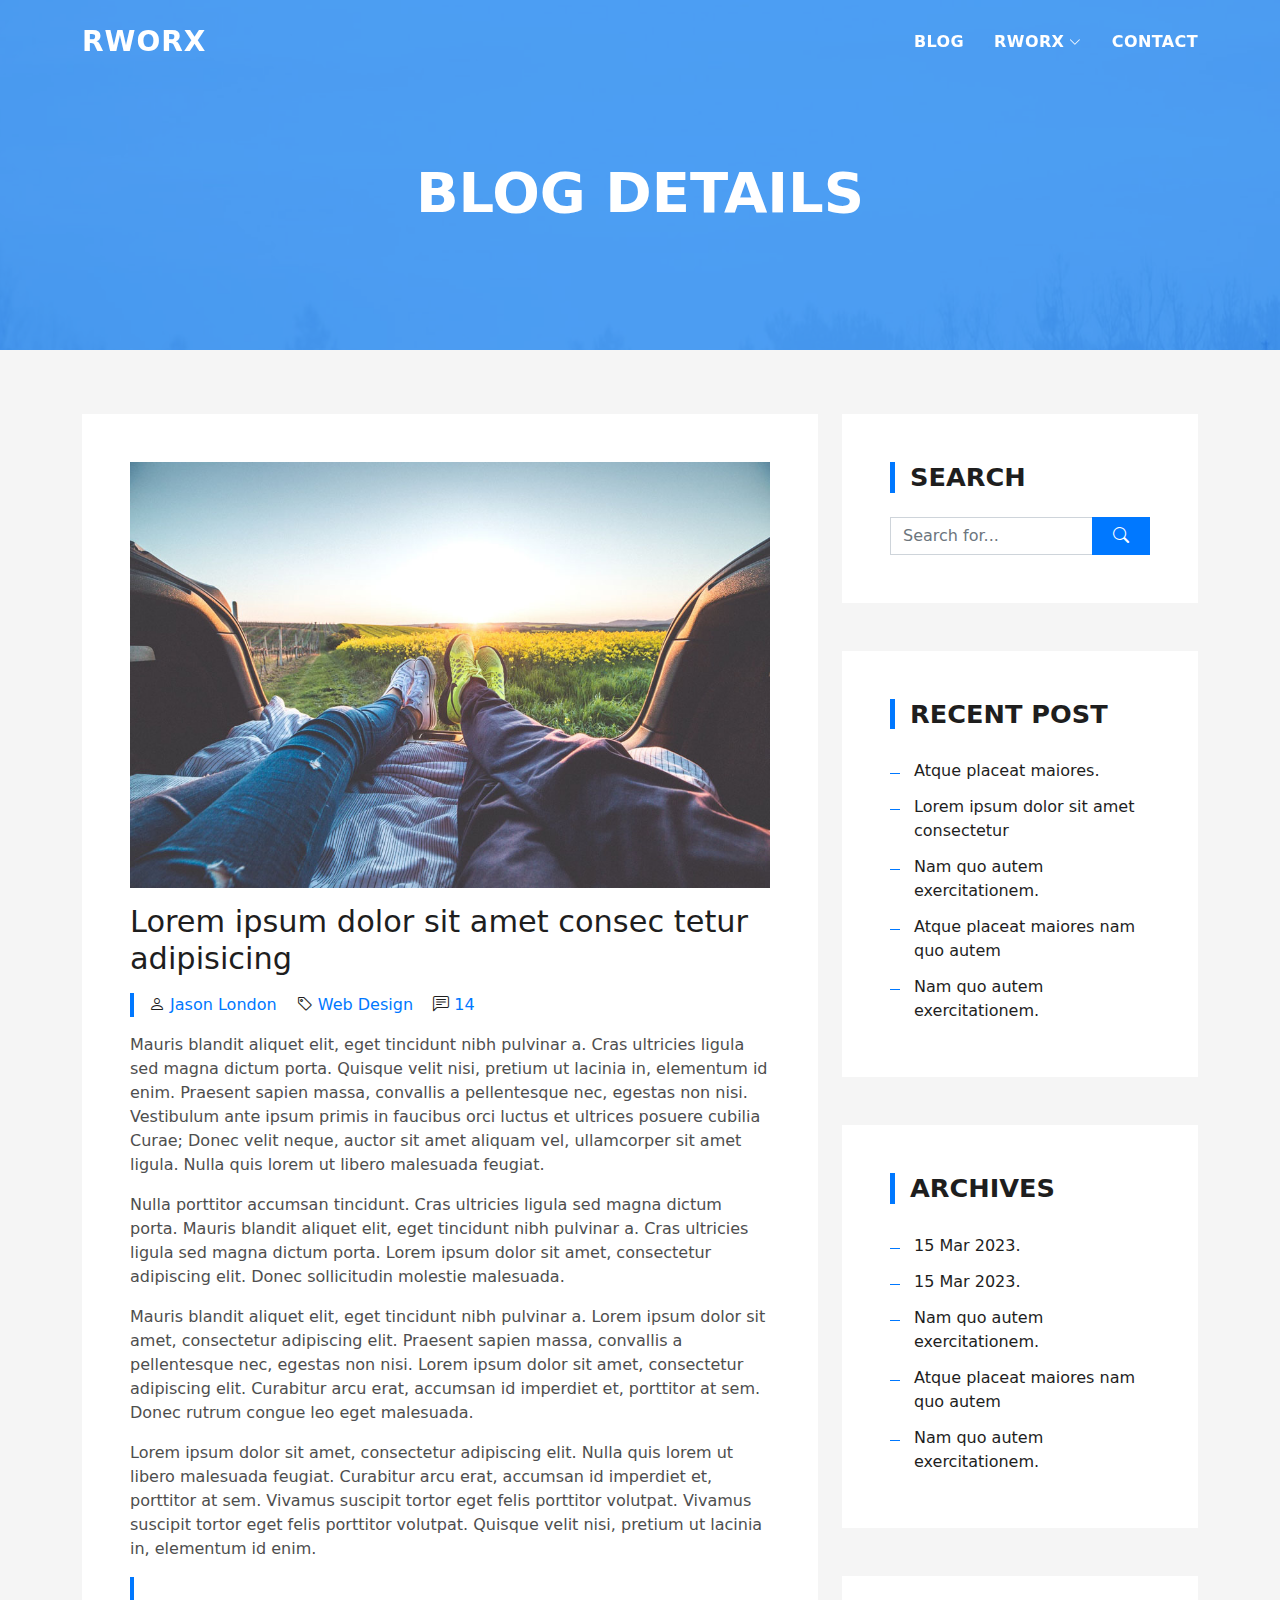
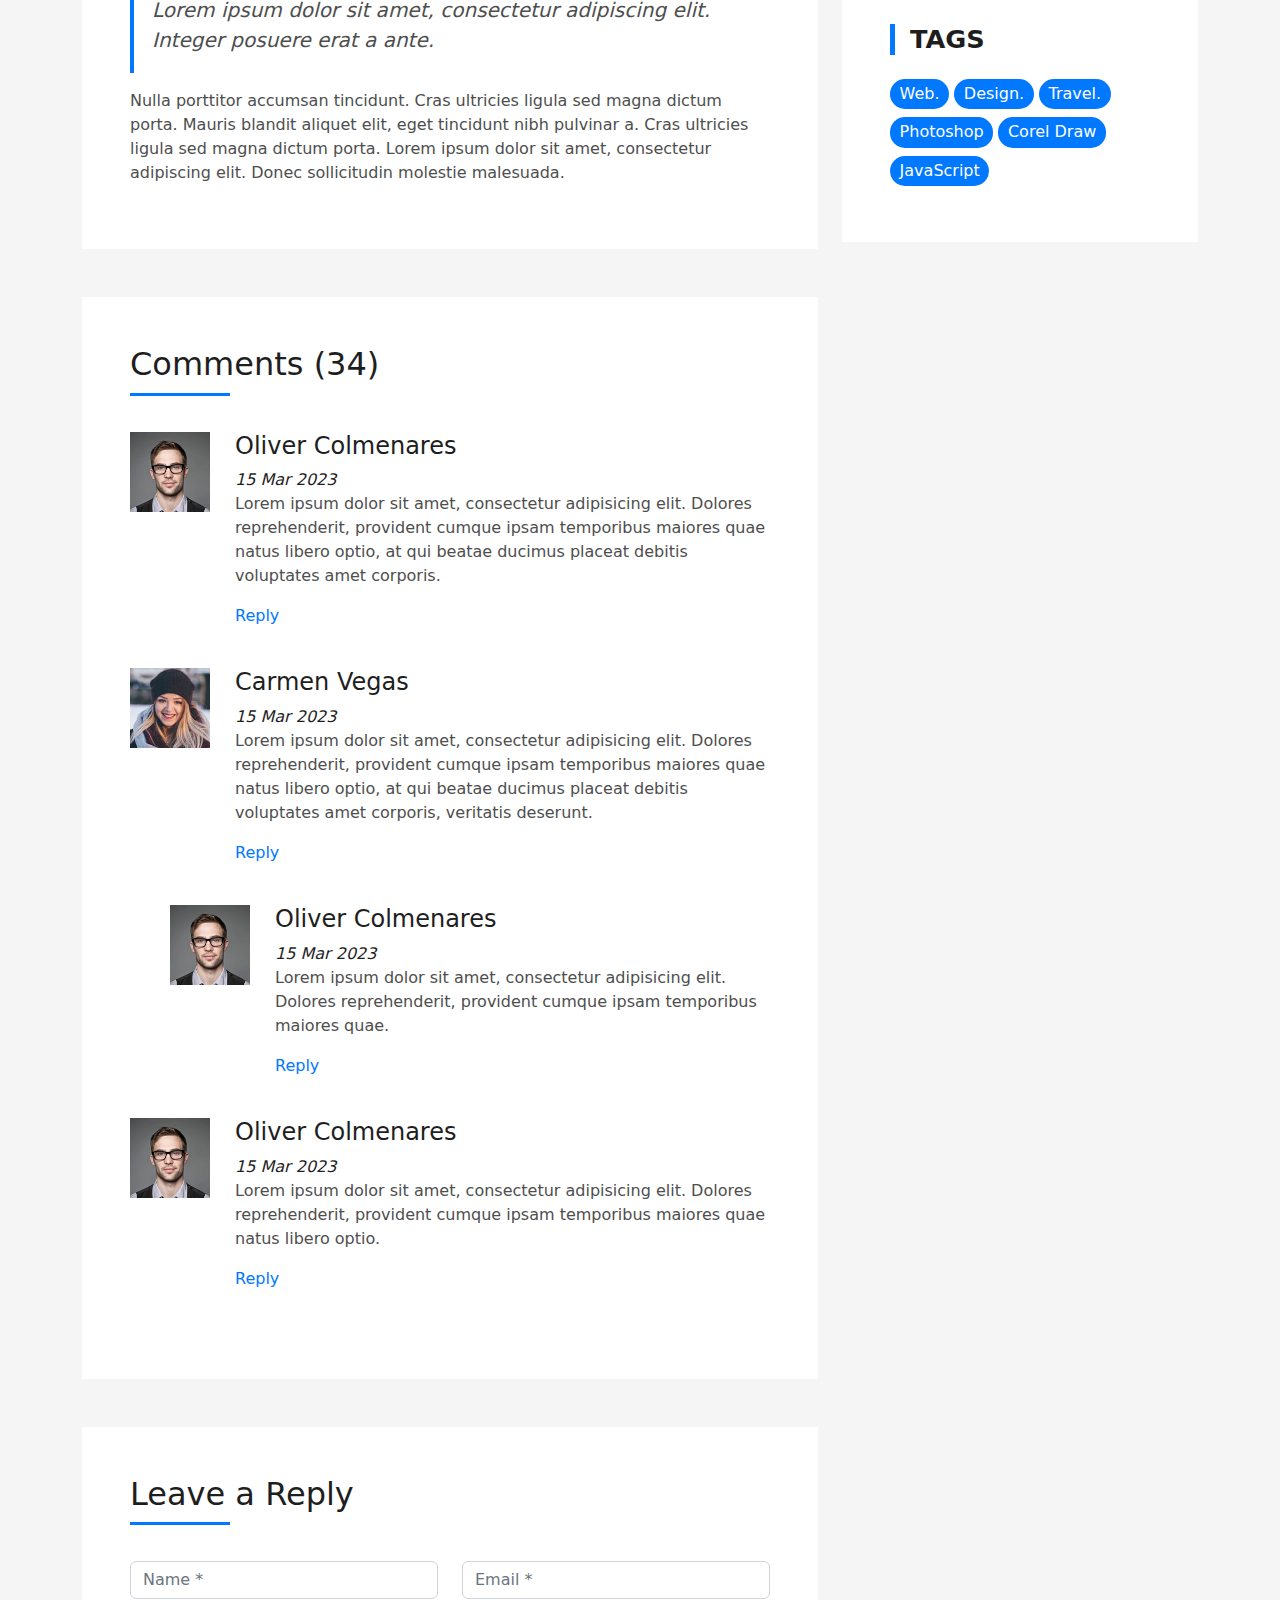
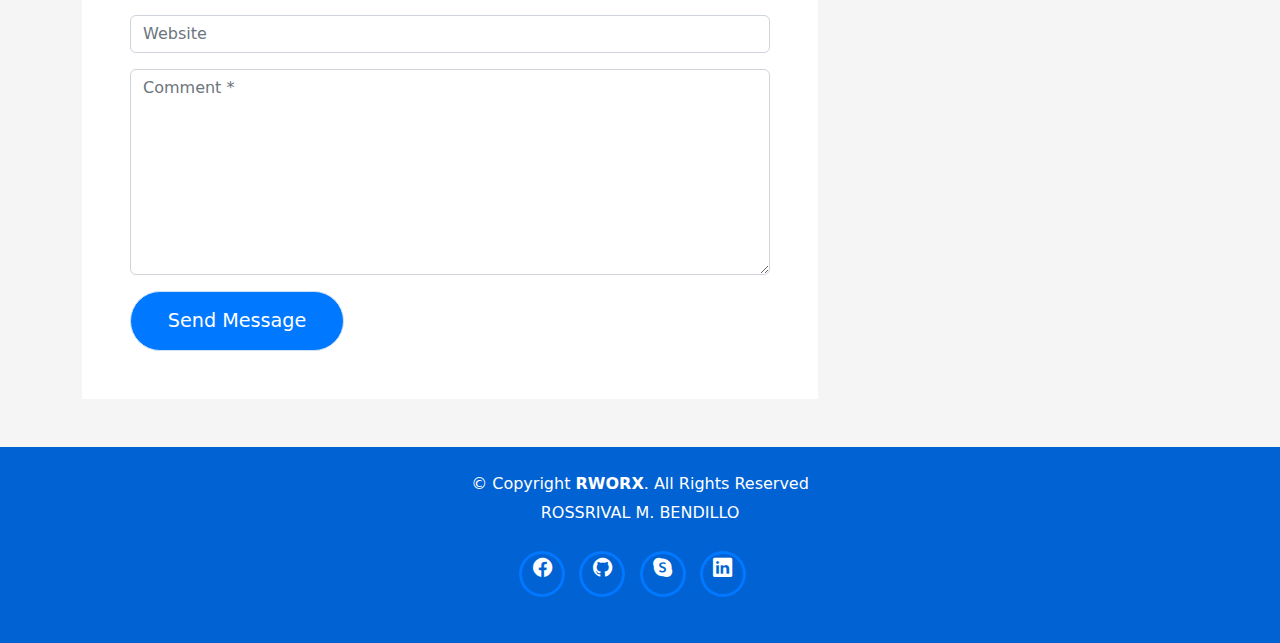
<file: sub-portfolio/blog-single.html>
<!DOCTYPE html>
<html lang="en">

<head>
  <meta charset="utf-8">
  <meta content="width=device-width, initial-scale=1.0" name="viewport">

  <title>Rossrival M. Bendillo Portfolio 03</title>
  <meta content="" name="description">
  <meta content="" name="keywords">

  <!-- Favicons -->
  <link href="assets/img/favicon.png" rel="icon">
  <link href="assets/img/apple-touch-icon.png" rel="apple-touch-icon">

  <!-- Vendor CSS Files -->
  <link href="assets/vendor/bootstrap/css/bootstrap.min.css" rel="stylesheet">
  <link href="assets/vendor/bootstrap-icons/bootstrap-icons.css" rel="stylesheet">
  <link href="assets/vendor/glightbox/css/glightbox.min.css" rel="stylesheet">
  <link href="assets/vendor/swiper/swiper-bundle.min.css" rel="stylesheet">

  <!-- Template Main CSS File -->
  <link href="assets/css/style.css" rel="stylesheet">

  <!-- =======================================================
Portfolio 03
Template Name: Rossrival M. Bendillo Portfolio 03
Template URL: https://bootstrapmade.com/devfolio-bootstrap-portfolio-html-template/
Author: Rossrival M. Bendillo
License: Https://github.com/kashea
======================================================== -->
</head>

<body>

  <!-- ======= Header ======= -->
  <header id="header" class="fixed-top">
    <div class="container d-flex align-items-center justify-content-between">

      <h1 class="logo"><a href="index.html">RWORX</a></h1>

      <nav id="navbar" class="navbar">
        <ul>
          <li><a class="nav-link scrollto active" href="#blog">Blog</a></li>
          <li class="dropdown"><a href="#"><span>RWORX</span> <i class="bi bi-chevron-down"></i></a>
            <ul>
              <li><a href="portfolio-details.html">Finished Projects</a></li>
              <li><a href="upcoming-projects.html">Upcoming Projects</a></li>
              <li class="dropdown"><a href="#"><span>Request a Sample Project</span> <i
                    class="bi bi-chevron-right"></i></a>
                <ul>
                  <li><a class="nav-link scrollto" href="index.html">Contact</a></li>
                </ul>
              </li>
            </ul>
          </li>
          <li><a class="nav-link scrollto" href="index.html">Contact</a></li>
        </ul>
        <i class="bi bi-list mobile-nav-toggle"></i>
      </nav><!-- .navbar -->

    </div>
  </header><!-- End Header -->

  <div class="hero hero-single route bg-image" style="background-image: url(assets/img/overlay-bg.jpg)">
    <div class="overlay-mf"></div>
    <div class="hero-content display-table">
      <div class="table-cell">
        <div class="container">
          <h2 class="hero-title mb-4">Blog Details</h2>
        </div>
      </div>
    </div>
  </div>

  <main id="main">

    <!-- ======= Blog Single Section ======= -->
    <section class="blog-wrapper sect-pt4" id="blog">
      <div class="container">
        <div class="row">
          <div class="col-md-8">
            <div class="post-box">
              <div class="post-thumb">
                <img src="assets/img/post-1.jpg" class="img-fluid" alt="">
              </div>
              <div class="post-meta">
                <h1 class="article-title">Lorem ipsum dolor sit amet consec tetur adipisicing</h1>
                <ul>
                  <li>
                    <span class="bi bi-person"></span>
                    <a href="#">Jason London</a>
                  </li>
                  <li>
                    <span class="bi bi-tag"></span>
                    <a href="#">Web Design</a>
                  </li>
                  <li>
                    <span class="bi bi-chat-left-text"></span>
                    <a href="#">14</a>
                  </li>
                </ul>
              </div>
              <div class="article-content">
                <p>
                  Mauris blandit aliquet elit, eget tincidunt nibh pulvinar a. Cras ultricies ligula sed magna dictum
                  porta. Quisque velit
                  nisi, pretium ut lacinia in, elementum id enim. Praesent sapien massa, convallis a pellentesque
                  nec, egestas non nisi. Vestibulum ante ipsum primis in faucibus orci luctus et ultrices posuere
                  cubilia Curae; Donec velit neque, auctor sit amet aliquam vel, ullamcorper sit amet ligula.
                  Nulla quis lorem ut libero malesuada feugiat.
                </p>
                <p>
                  Nulla porttitor accumsan tincidunt. Cras ultricies ligula sed magna dictum porta. Mauris blandit
                  aliquet elit, eget tincidunt
                  nibh pulvinar a. Cras ultricies ligula sed magna dictum porta. Lorem ipsum dolor sit amet,
                  consectetur adipiscing elit. Donec sollicitudin molestie malesuada.
                </p>
                <p>
                  Mauris blandit aliquet elit, eget tincidunt nibh pulvinar a. Lorem ipsum dolor sit amet, consectetur
                  adipiscing elit. Praesent
                  sapien massa, convallis a pellentesque nec, egestas non nisi. Lorem ipsum dolor sit amet,
                  consectetur adipiscing elit. Curabitur arcu erat, accumsan id imperdiet et, porttitor at
                  sem. Donec rutrum congue leo eget malesuada.
                </p>
                <p>
                  Lorem ipsum dolor sit amet, consectetur adipiscing elit. Nulla quis lorem ut libero malesuada feugiat.
                  Curabitur arcu erat,
                  accumsan id imperdiet et, porttitor at sem. Vivamus suscipit tortor eget felis porttitor
                  volutpat. Vivamus suscipit tortor eget felis porttitor volutpat. Quisque velit nisi, pretium
                  ut lacinia in, elementum id enim.
                </p>
                <blockquote class="blockquote">
                  <p class="mb-0">Lorem ipsum dolor sit amet, consectetur adipiscing elit. Integer posuere erat a ante.
                  </p>
                </blockquote>
                <p>
                  Nulla porttitor accumsan tincidunt. Cras ultricies ligula sed magna dictum porta. Mauris blandit
                  aliquet elit, eget tincidunt
                  nibh pulvinar a. Cras ultricies ligula sed magna dictum porta. Lorem ipsum dolor sit amet,
                  consectetur adipiscing elit. Donec sollicitudin molestie malesuada.
                </p>
              </div>
            </div>
            <div class="box-comments">
              <div class="title-box-2">
                <h4 class="title-comments title-left">Comments (34)</h4>
              </div>
              <ul class="list-comments">
                <li>
                  <div class="comment-avatar">
                    <img src="assets/img/testimonial-2.jpg" alt="">
                  </div>
                  <div class="comment-details">
                    <h4 class="comment-author">Oliver Colmenares</h4>
                    <span>15 Mar 2023</span>
                    <p>
                      Lorem ipsum dolor sit amet, consectetur adipisicing elit. Dolores reprehenderit, provident cumque
                      ipsam temporibus maiores
                      quae natus libero optio, at qui beatae ducimus placeat debitis voluptates amet corporis.
                    </p>
                    <a href="3">Reply</a>
                  </div>
                </li>
                <li>
                  <div class="comment-avatar">
                    <img src="assets/img/testimonial-4.jpg" alt="">
                  </div>
                  <div class="comment-details">
                    <h4 class="comment-author">Carmen Vegas</h4>
                    <span>15 Mar 2023</span>
                    <p>
                      Lorem ipsum dolor sit amet, consectetur adipisicing elit. Dolores reprehenderit, provident cumque
                      ipsam temporibus maiores
                      quae natus libero optio, at qui beatae ducimus placeat debitis voluptates amet corporis,
                      veritatis deserunt.
                    </p>
                    <a href="3">Reply</a>
                  </div>
                </li>
                <li class="comment-children">
                  <div class="comment-avatar">
                    <img src="assets/img/testimonial-2.jpg" alt="">
                  </div>
                  <div class="comment-details">
                    <h4 class="comment-author">Oliver Colmenares</h4>
                    <span>15 Mar 2023</span>
                    <p>
                      Lorem ipsum dolor sit amet, consectetur adipisicing elit. Dolores reprehenderit, provident cumque
                      ipsam temporibus maiores
                      quae.
                    </p>
                    <a href="3">Reply</a>
                  </div>
                </li>
                <li>
                  <div class="comment-avatar">
                    <img src="assets/img/testimonial-2.jpg" alt="">
                  </div>
                  <div class="comment-details">
                    <h4 class="comment-author">Oliver Colmenares</h4>
                    <span>15 Mar 2023</span>
                    <p>
                      Lorem ipsum dolor sit amet, consectetur adipisicing elit. Dolores reprehenderit, provident cumque
                      ipsam temporibus maiores
                      quae natus libero optio.
                    </p>
                    <a href="3">Reply</a>
                  </div>
                </li>
              </ul>
            </div>
            <div class="form-comments">
              <div class="title-box-2">
                <h3 class="title-left">
                  Leave a Reply
                </h3>
              </div>
              <form class="form-mf">
                <div class="row">
                  <div class="col-md-6 mb-3">
                    <div class="form-group">
                      <input type="text" class="form-control input-mf" id="inputName" placeholder="Name *" required>
                    </div>
                  </div>
                  <div class="col-md-6 mb-3">
                    <div class="form-group">
                      <input type="email" class="form-control input-mf" id="inputEmail1" placeholder="Email *" required>
                    </div>
                  </div>
                  <div class="col-md-12 mb-3">
                    <div class="form-group">
                      <input type="url" class="form-control input-mf" id="inputUrl" placeholder="Website">
                    </div>
                  </div>
                  <div class="col-md-12 mb-3">
                    <div class="form-group">
                      <textarea id="textMessage" class="form-control input-mf" placeholder="Comment *" name="message"
                        cols="45" rows="8" required></textarea>
                    </div>
                  </div>
                  <div class="col-md-12">
                    <button type="submit" class="button button-a button-big button-rouded">Send Message</button>
                  </div>
                </div>
              </form>
            </div>
          </div>
          <div class="col-md-4">
            <div class="widget-sidebar sidebar-search">
              <h5 class="sidebar-title">Search</h5>
              <div class="sidebar-content">
                <form>
                  <div class="input-group">
                    <input type="text" class="form-control" placeholder="Search for..." aria-label="Search for...">
                    <span class="input-group-btn">
                      <button class="btn btn-secondary btn-search" type="button">
                        <span class="bi bi-search"></span>
                      </button>
                    </span>
                  </div>
                </form>
              </div>
            </div>
            <div class="widget-sidebar">
              <h5 class="sidebar-title">Recent Post</h5>
              <div class="sidebar-content">
                <ul class="list-sidebar">
                  <li>
                    <a href="#">Atque placeat maiores.</a>
                  </li>
                  <li>
                    <a href="#">Lorem ipsum dolor sit amet consectetur</a>
                  </li>
                  <li>
                    <a href="#">Nam quo autem exercitationem.</a>
                  </li>
                  <li>
                    <a href="#">Atque placeat maiores nam quo autem</a>
                  </li>
                  <li>
                    <a href="#">Nam quo autem exercitationem.</a>
                  </li>
                </ul>
              </div>
            </div>
            <div class="widget-sidebar">
              <h5 class="sidebar-title">Archives</h5>
              <div class="sidebar-content">
                <ul class="list-sidebar">
                  <li>
                    <a href="#">15 Mar 2023.</a>
                  </li>
                  <li>
                    <a href="#">15 Mar 2023.</a>
                  </li>
                  <li>
                    <a href="#">Nam quo autem exercitationem.</a>
                  </li>
                  <li>
                    <a href="#">Atque placeat maiores nam quo autem</a>
                  </li>
                  <li>
                    <a href="#">Nam quo autem exercitationem.</a>
                  </li>
                </ul>
              </div>
            </div>
            <div class="widget-sidebar widget-tags">
              <h5 class="sidebar-title">Tags</h5>
              <div class="sidebar-content">
                <ul>
                  <li>
                    <a href="#">Web.</a>
                  </li>
                  <li>
                    <a href="#">Design.</a>
                  </li>
                  <li>
                    <a href="#">Travel.</a>
                  </li>
                  <li>
                    <a href="#">Photoshop</a>
                  </li>
                  <li>
                    <a href="#">Corel Draw</a>
                  </li>
                  <li>
                    <a href="#">JavaScript</a>
                  </li>
                </ul>
              </div>
            </div>
          </div>
        </div>
      </div>
    </section><!-- End Blog Single Section -->

  </main><!-- End #main -->

  <!-- ======= Footer ======= -->
  <footer>
    <div class="container">
      <div class="row">
        <div class="col-sm-12">
          <div class="copyright-box">
            <p class="copyright">&copy; Copyright <strong>RWORX</strong>. All Rights Reserved</p>
            <div class="credits">
              ROSSRIVAL M. BENDILLO
              <div class="socials">
                <ul>
                  <li><a href="https://facebook.com/rbendillo/" target="_blank"><span class="ico-circle"><i
                          class="bi bi-facebook"></i></span></a></li>
                  <li><a href="https://github.com/Kashea/" target="_blank"><span class="ico-circle"><i
                          class="bi bi-github"></i></span></a></li>
                  <li><a href="skype:live:.cid.ece35cd077c2c4c"><span class="ico-circle"><i
                          class="bi bi-skype"></i></span></a></li>
                  <li><a href="https://www.linkedin.com/in/rossrival-bendillo-96248b77/" target="_blank"><span
                        class="ico-circle"><i class="bi bi-linkedin"></i></span></a></li>
                </ul>
              </div>
            </div>
          </div>
        </div>
      </div>
    </div>
  </footer><!-- End  Footer -->

  <div id="preloader"></div>
  <a href="#" class="back-to-top d-flex align-items-center justify-content-center"><i
      class="bi bi-arrow-up-short"></i></a>

  <!-- Vendor JS Files -->
  <script src="assets/vendor/purecounter/purecounter_vanilla.js"></script>
  <script src="assets/vendor/bootstrap/js/bootstrap.bundle.min.js"></script>
  <script src="assets/vendor/glightbox/js/glightbox.min.js"></script>
  <script src="assets/vendor/swiper/swiper-bundle.min.js"></script>
  <script src="assets/vendor/typed.js/typed.min.js"></script>
  <script src="assets/vendor/php-email-form/validate.js"></script>

  <!-- Template Main JS File -->
  <script src="assets/js/main.js"></script>

</body>

</html>
</file>
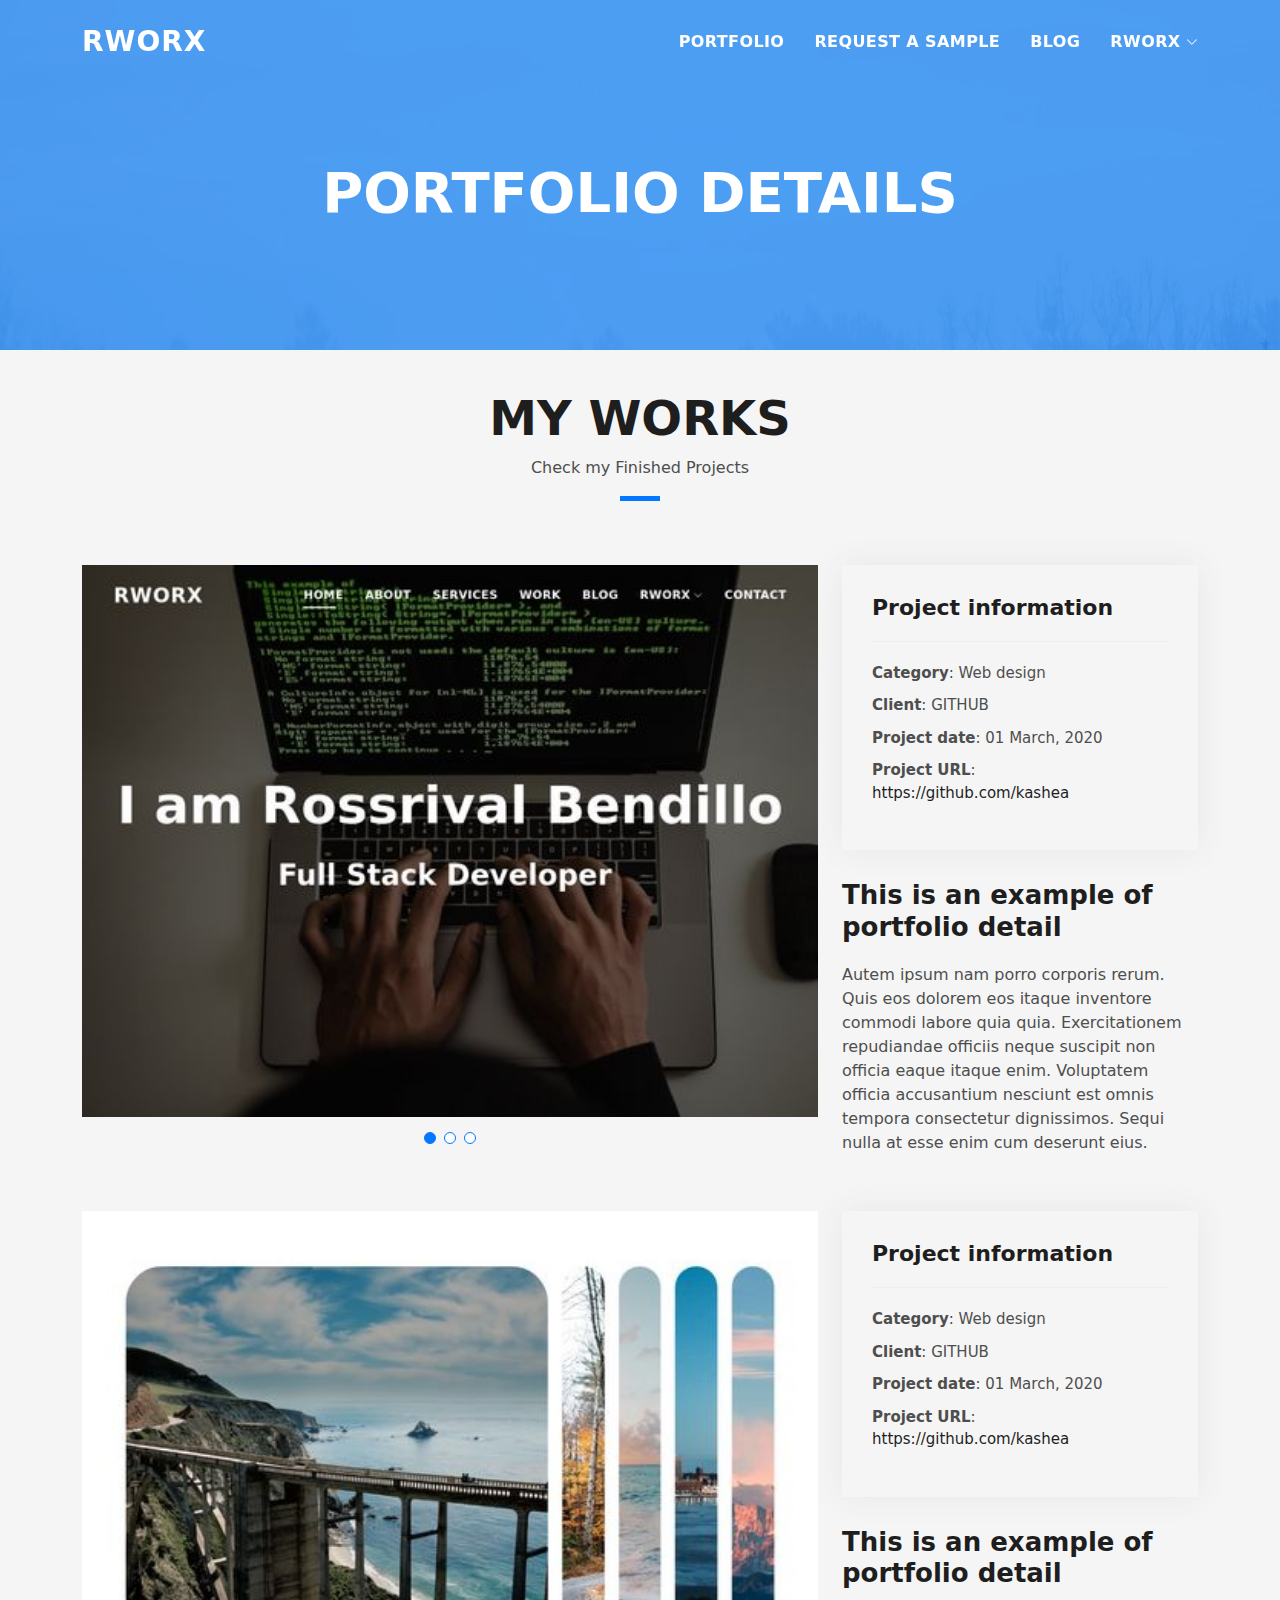
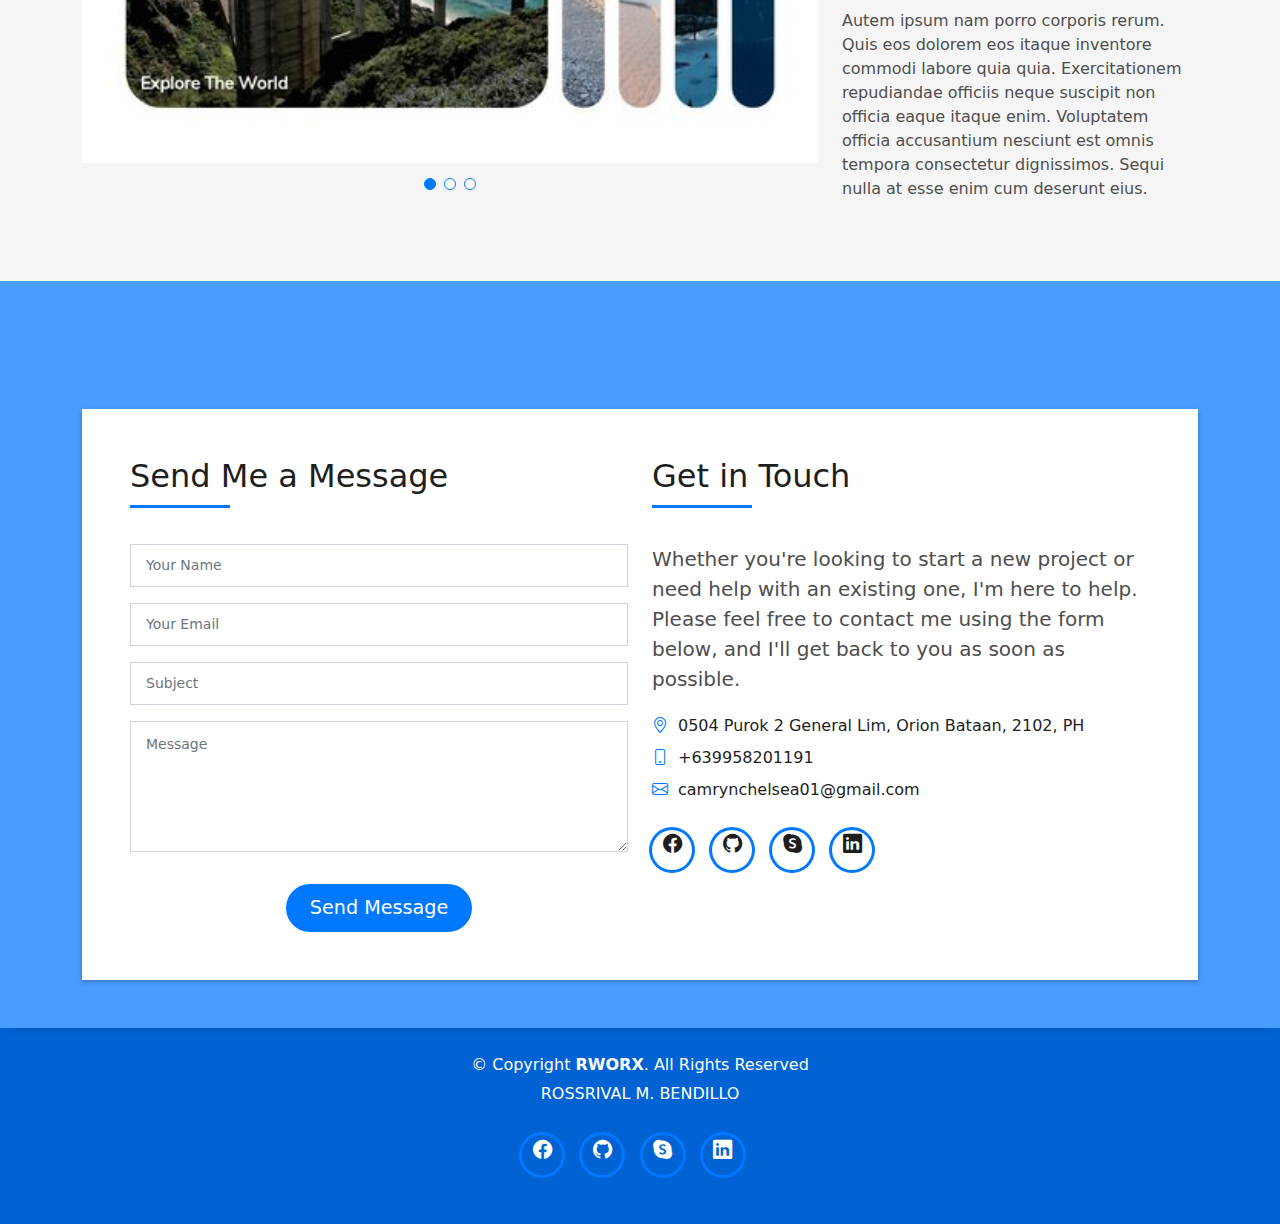
<file: sub-portfolio/portfolio-details.html>
<!DOCTYPE html>
<html lang="en">

<head>
  <meta charset="utf-8">
  <meta content="width=device-width, initial-scale=1.0" name="viewport">

  <title>Rossrival M. Bendillo Portfolio 03</title>
  <meta content="" name="description">
  <meta content="" name="keywords">

  <!-- Favicons -->
  <link href="assets/img/favicon.png" rel="icon">
  <link href="assets/img/apple-touch-icon.png" rel="apple-touch-icon">

  <!-- Vendor CSS Files -->
  <link href="assets/vendor/bootstrap/css/bootstrap.min.css" rel="stylesheet">
  <link href="assets/vendor/bootstrap-icons/bootstrap-icons.css" rel="stylesheet">
  <link href="assets/vendor/glightbox/css/glightbox.min.css" rel="stylesheet">
  <link href="assets/vendor/swiper/swiper-bundle.min.css" rel="stylesheet">

  <!-- Template Main CSS File -->
  <link href="assets/css/style.css" rel="stylesheet">

  <!-- =======================================================
Portfolio 03
Template Name: Rossrival M. Bendillo Portfolio 03
Template URL: https://bootstrapmade.com/devfolio-bootstrap-portfolio-html-template/
Author: Rossrival M. Bendillo
License: Https://github.com/kashea
======================================================== -->
</head>

<body>

  <!-- ======= Header ======= -->
  <header id="header" class="fixed-top">
    <div class="container d-flex align-items-center justify-content-between">

      <h1 class="logo"><a href="index.html">RWORX</a></h1>

      <nav id="navbar" class="navbar">
        <ul>
          <li><a class="nav-link scrollto active" href="#header">Portfolio</a></li>
          <li><a class="nav-link scrollto" href="#contact">Request a Sample</a></li>
          <li><a class="nav-link" href="blog-single.html" target="_blank">Blog</a></li>
          <li class="dropdown"><a href="#"><span>RWORX</span> <i class="bi bi-chevron-down"></i></a>
            <ul>
              <li><a href="portfolio-details.html">Finished Projects</a></li>
              <li><a href=" upcoming-projects.html">Upcoming Projects</a></li>
              <li class="dropdown"><a href="#"><span>Request a Sample Project</span> <i
                    class="bi bi-chevron-right"></i></a>
                <ul>
                  <li><a class="nav-link scrollto" href="#contact">Contact</a></li>
                </ul>
              </li>
            </ul>
          </li>
        </ul>
        <i class="bi bi-list mobile-nav-toggle"></i>
      </nav><!-- .navbar -->

    </div>
  </header><!-- End Header -->

  <div class="hero hero-single route bg-image" style="background-image: url(assets/img/overlay-bg.jpg)">
    <div class="overlay-mf"></div>
    <div class="hero-content display-table">
      <div class="table-cell">
        <div class="container">
          <h2 class="hero-title mb-4">Portfolio Details</h2>
        </div>
      </div>
    </div>
  </div>

  <main id="main">

    <!-- ======= Portfolio Details Section ======= -->
    <section id="portfolio-details" class="portfolio-details">
      <div class="container">

        <div class="row">
          <div class="col-sm-12">
            <div class="title-box text-center">
              <h3 class="title-a">
                My Works
              </h3>
              <p class="subtitle-a">
                Check my Finished Projects
              </p>
              <div class="line-mf"></div>
            </div>
          </div>
        </div>

        <div class="row gy-4">

          <div class="col-lg-8">
            <div class="portfolio-details-slider swiper">
              <div class="swiper-wrapper align-items-center">

                <div class="swiper-slide">
                  <img src="assets/img/thumbnail01.jfif" alt="">
                </div>

                <div class="swiper-slide">
                  <img src="assets/img/thumbnail02.jfif" alt="">
                </div>

                <div class="swiper-slide">
                  <img src="assets/img/thumbnail03.jfif" alt="">
                </div>

              </div>
              <div class="swiper-pagination"></div>
            </div>
          </div>

          <div class="col-lg-4">
            <div class="portfolio-info">
              <h3>Project information</h3>
              <ul>
                <li><strong>Category</strong>: Web design</li>
                <li><strong>Client</strong>: GITHUB</li>
                <li><strong>Project date</strong>: 01 March, 2020</li>
                <li><strong>Project URL</strong>: <a href="https://github.com/kashea"
                    target="_blank">https://github.com/kashea</a></li>
              </ul>
            </div>
            <div class="portfolio-description">
              <h2>This is an example of portfolio detail</h2>
              <p>
                Autem ipsum nam porro corporis rerum. Quis eos dolorem eos itaque inventore commodi labore quia quia.
                Exercitationem repudiandae officiis neque suscipit non officia eaque itaque enim. Voluptatem officia
                accusantium nesciunt est omnis tempora consectetur dignissimos. Sequi nulla at esse enim cum deserunt
                eius.
              </p>
            </div>
          </div>

        </div>

      </div>
    </section><!-- End Portfolio Details Section -->

    <!-- ======= Portfolio Details Section ======= -->
    <section id="portfolio-details" class="portfolio-details">
      <div class="container">

        <div class="row gy-4">

          <div class="col-lg-8">
            <div class="portfolio-details-slider swiper">
              <div class="swiper-wrapper align-items-center">

                <div class="swiper-slide">
                  <img src="assets/img/thumbnail04.jfif" alt="">
                </div>

                <div class="swiper-slide">
                  <img src="assets/img/thumbnail05.jfif" alt="">
                </div>

                <div class="swiper-slide">
                  <img src="assets/img/thumbnail06.jfif" alt="">
                </div>

              </div>
              <div class="swiper-pagination"></div>
            </div>
          </div>

          <div class="col-lg-4">
            <div class="portfolio-info">
              <h3>Project information</h3>
              <ul>
                <li><strong>Category</strong>: Web design</li>
                <li><strong>Client</strong>: GITHUB</li>
                <li><strong>Project date</strong>: 01 March, 2020</li>
                <li><strong>Project URL</strong>: <a href="https://github.com/kashea"
                    target="_blank">https://github.com/kashea</a></li>
              </ul>
            </div>
            <div class="portfolio-description">
              <h2>This is an example of portfolio detail</h2>
              <p>
                Autem ipsum nam porro corporis rerum. Quis eos dolorem eos itaque inventore commodi labore quia quia.
                Exercitationem repudiandae officiis neque suscipit non officia eaque itaque enim. Voluptatem officia
                accusantium nesciunt est omnis tempora consectetur dignissimos. Sequi nulla at esse enim cum deserunt
                eius.
              </p>
            </div>
          </div>

        </div>

      </div>

      </div>
    </section><!-- End Portfolio Details Section -->





    <!-- ======= Contact Section ======= -->
    <section id="contact" class="paralax-mf footer-paralax bg-image sect-mt4 route"
      style="background-image: url(assets/img/banner_02.jpg)">
      <div class="overlay-mf"></div>
      <div class="container">
        <div class="row">
          <div class="col-sm-12">
            <div class="contact-mf">
              <div id="contact" class="box-shadow-full">
                <div class="row">
                  <div class="col-md-6">
                    <div class="title-box-2">
                      <h5 class="title-left">
                        Send Me a Message
                      </h5>
                    </div>
                    <div>
                      <form action="forms/contact.php" method="post" role="form" class="php-email-form">
                        <div class="row">
                          <div class="col-md-12 mb-3">
                            <div class="form-group">
                              <input type="text" name="name" class="form-control" id="name" placeholder="Your Name"
                                required>
                            </div>
                          </div>
                          <div class="col-md-12 mb-3">
                            <div class="form-group">
                              <input type="email" class="form-control" name="email" id="email" placeholder="Your Email"
                                required>
                            </div>
                          </div>
                          <div class="col-md-12 mb-3">
                            <div class="form-group">
                              <input type="text" class="form-control" name="subject" id="subject" placeholder="Subject"
                                required>
                            </div>
                          </div>
                          <div class="col-md-12">
                            <div class="form-group">
                              <textarea class="form-control" name="message" rows="5" placeholder="Message"
                                required></textarea>
                            </div>
                          </div>
                          <div class="col-md-12 text-center my-3">
                            <div class="loading">Loading</div>
                            <div class="error-message"></div>
                            <div class="sent-message">Your message has been sent. Thank you!</div>
                          </div>
                          <div class="col-md-12 text-center">
                            <button type="submit" class="button button-a button-big button-rouded">Send Message</button>
                          </div>
                        </div>
                      </form>
                    </div>
                  </div>
                  <div class="col-md-6">
                    <div class="title-box-2 pt-4 pt-md-0">
                      <h5 class="title-left">
                        Get in Touch
                      </h5>
                    </div>
                    <div class="more-info">
                      <p class="lead">
                        Whether you're looking to start a new project or need help with an existing one, I'm here to
                        help. Please feel free to contact me using the form below, and I'll get back to you as soon as
                        possible.
                      </p>
                      <ul class="list-ico">
                        <li><span class="bi bi-geo-alt"></span><a href="https://goo.gl/maps/2esxBhcdv4pSHt3L7"
                            target="_blank">0504
                            Purok 2 General Lim, Orion Bataan, 2102, PH</a> </li>
                        <li><span class="bi bi-phone"></span><a href="tel:+639958201191">+639958201191</a> </li>
                        <li><span class="bi bi-envelope"></span><a
                            href="mailto:camrynchelsea01@gmail.com">camrynchelsea01@gmail.com</a> </li>
                      </ul>
                    </div>
                    <div class="socials">
                      <ul>
                        <li><a href="https://facebook.com/rbendillo/" target="_blank"><span class="ico-circle"><i
                                class="bi bi-facebook"></i></span></a></li>
                        <li><a href="https://github.com/Kashea/" target="_blank"><span class="ico-circle"><i
                                class="bi bi-github"></i></span></a></li>
                        <li><a href="skype:live:.cid.ece35cd077c2c4c"><span class="ico-circle"><i
                                class="bi bi-skype"></i></span></a></li>
                        <li><a href="https://www.linkedin.com/in/rossrival-bendillo-96248b77/" target="_blank"><span
                              class="ico-circle"><i class="bi bi-linkedin"></i></span></a></li>
                      </ul>
                    </div>
                  </div>
                </div>
              </div>
            </div>
          </div>
        </div>
      </div>
    </section><!-- End Contact Section -->

  </main><!-- End #main -->

  <!-- ======= Footer ======= -->
  <footer>
    <div class="container">
      <div class="row">
        <div class="col-sm-12">
          <div class="copyright-box">
            <p class="copyright">&copy; Copyright <strong>RWORX</strong>. All Rights Reserved</p>
            <div class="credits">
              ROSSRIVAL M. BENDILLO
              <div class="socials">
                <ul>
                  <li><a href="https://facebook.com/rbendillo/" target="_blank"><span class="ico-circle"><i
                          class="bi bi-facebook"></i></span></a></li>
                  <li><a href="https://github.com/Kashea/" target="_blank"><span class="ico-circle"><i
                          class="bi bi-github"></i></span></a></li>
                  <li><a href="skype:live:.cid.ece35cd077c2c4c"><span class="ico-circle"><i
                          class="bi bi-skype"></i></span></a></li>
                  <li><a href="https://www.linkedin.com/in/rossrival-bendillo-96248b77/" target="_blank"><span
                        class="ico-circle"><i class="bi bi-linkedin"></i></span></a></li>
                </ul>
              </div>
            </div>
          </div>
        </div>
      </div>
    </div>
  </footer><!-- End  Footer -->

  <div id="preloader"></div>
  <a href="#" class="back-to-top d-flex align-items-center justify-content-center"><i
      class="bi bi-arrow-up-short"></i></a>

  <!-- Vendor JS Files -->
  <script src="assets/vendor/purecounter/purecounter_vanilla.js"></script>
  <script src="assets/vendor/bootstrap/js/bootstrap.bundle.min.js"></script>
  <script src="assets/vendor/glightbox/js/glightbox.min.js"></script>
  <script src="assets/vendor/swiper/swiper-bundle.min.js"></script>
  <script src="assets/vendor/typed.js/typed.min.js"></script>
  <script src="assets/vendor/php-email-form/validate.js"></script>

  <!-- Template Main JS File -->
  <script src="assets/js/main.js"></script>

</body>

</html>
</file>
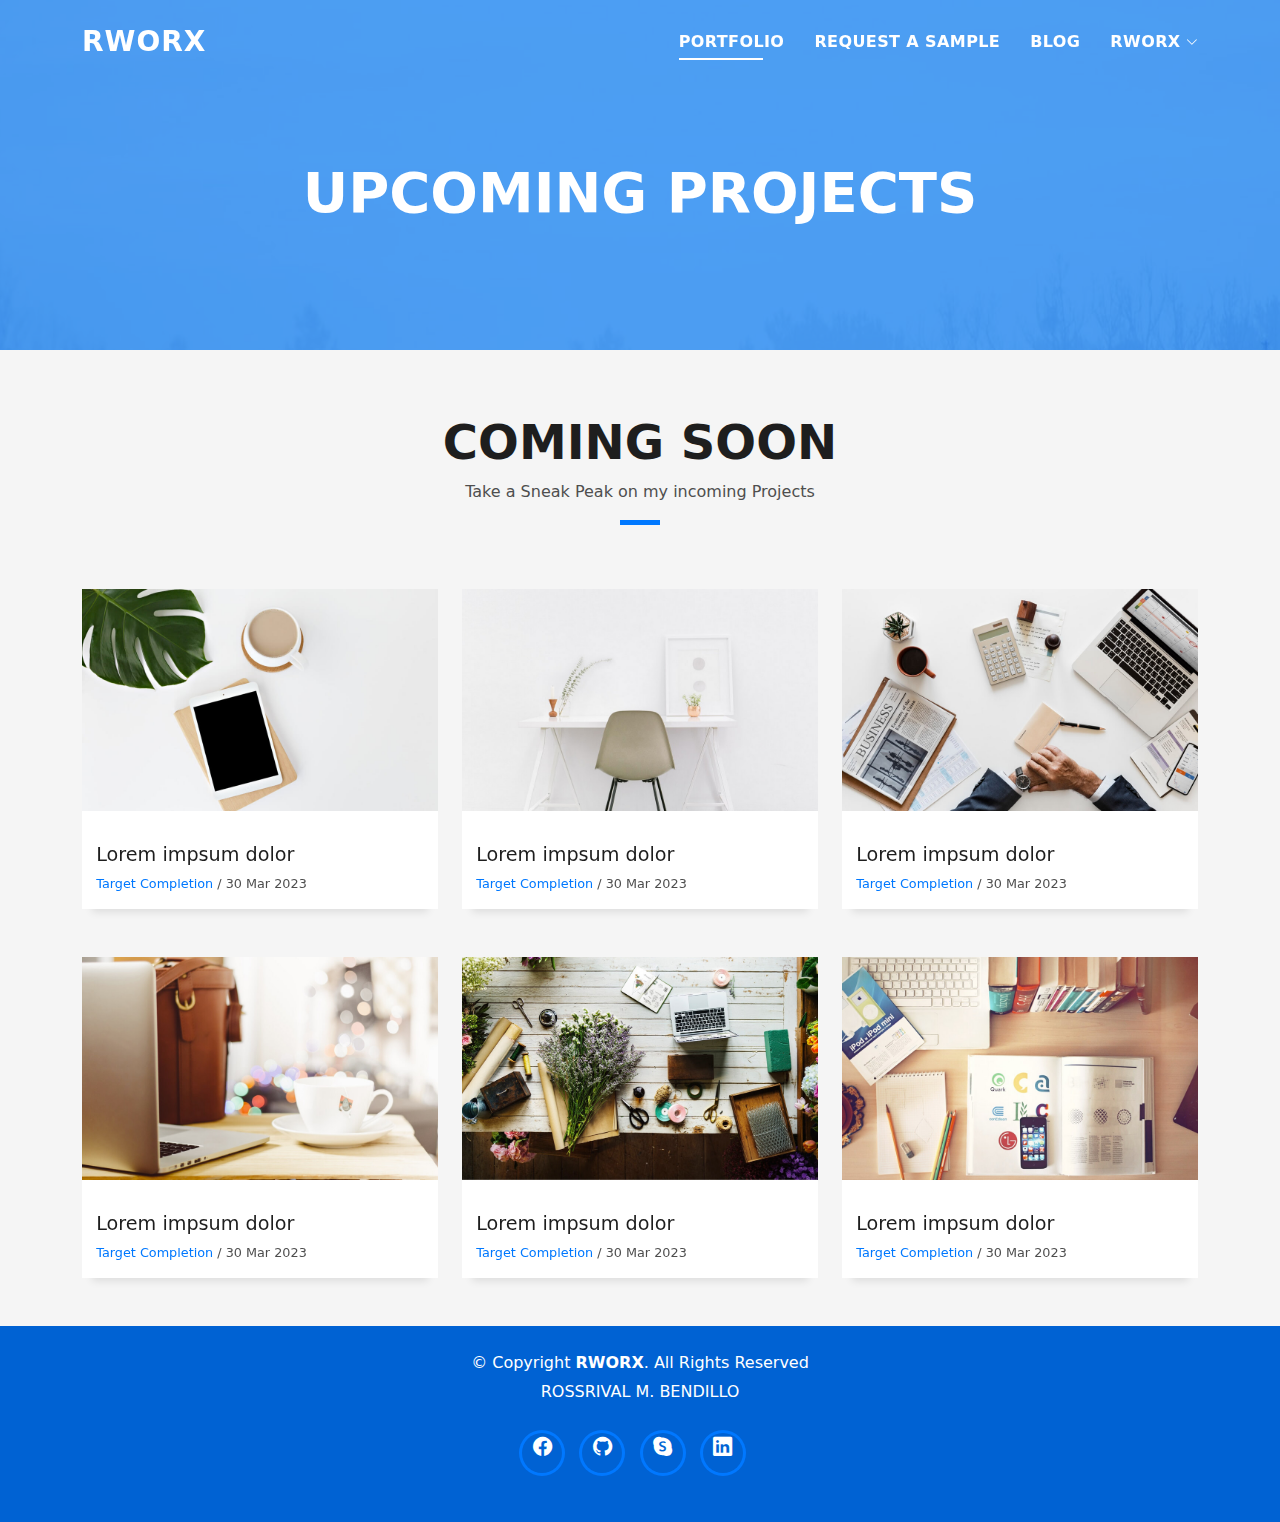
<file: sub-portfolio/upcoming-projects.html>
<!DOCTYPE html>
<html lang="en">

<head>
  <meta charset="utf-8">
  <meta content="width=device-width, initial-scale=1.0" name="viewport">

  <title>Upcoming Portfolio</title>
  <meta content="" name="description">
  <meta content="" name="keywords">

  <!-- Favicons -->
  <link href="assets/img/favicon.png" rel="icon">
  <link href="assets/img/apple-touch-icon.png" rel="apple-touch-icon">

  <!-- Vendor CSS Files -->
  <link href="assets/vendor/bootstrap/css/bootstrap.min.css" rel="stylesheet">
  <link href="assets/vendor/bootstrap-icons/bootstrap-icons.css" rel="stylesheet">
  <link href="assets/vendor/glightbox/css/glightbox.min.css" rel="stylesheet">
  <link href="assets/vendor/swiper/swiper-bundle.min.css" rel="stylesheet">

  <!-- Template Main CSS File -->
  <link href="assets/css/style.css" rel="stylesheet">

  <!-- =======================================================
Portfolio 03
Template Name: Rossrival M. Bendillo Portfolio 03
Template URL: https://bootstrapmade.com/devfolio-bootstrap-portfolio-html-template/
Author: Rossrival M. Bendillo
License: Https://github.com/kashea
======================================================== -->
</head>

<body>

  <!-- ======= Header ======= -->
  <header id="header" class="fixed-top">
    <div class="container d-flex align-items-center justify-content-between">

      <h1 class="logo"><a href="index.html">RWORX</a></h1>

      <nav id="navbar" class="navbar">
        <ul>
          <li><a class="nav-link scrollto active" href="portfolio-details.html">Portfolio</a></li>
          <li><a class="nav-link scrollto" href="index.html">Request a Sample</a></li>
          <li><a class="nav-link" href="blog-single.html" target="_blank">Blog</a></li>
          <li class="dropdown"><a href="#"><span>RWORX</span> <i class="bi bi-chevron-down"></i></a>
            <ul>
              <li><a href="portfolio-details.html">Finished Projects</a></li>
              <li><a href=" upcoming-projects.html">Upcoming Projects</a></li>
              <li class="dropdown"><a href="index.html"><span>Request a Sample Project</span> <i
                    class="bi bi-chevron-right"></i></a>
                <ul>
                  <li><a class="nav-link scrollto" href="index.html">Contact</a></li>
                </ul>
              </li>
            </ul>
          </li>
        </ul>
        <i class="bi bi-list mobile-nav-toggle"></i>
      </nav><!-- .navbar -->

    </div>
  </header><!-- End Header -->

  <div class="hero hero-single route bg-image" style="background-image: url(assets/img/overlay-bg.jpg)">
    <div class="overlay-mf"></div>
    <div class="hero-content display-table">
      <div class="table-cell">
        <div class="container">
          <h2 class="hero-title mb-4">Upcoming Projects</h2>
        </div>
      </div>
    </div>
  </div>
  <!-- ======= Upcoming Portfolio Details Section ======= -->
  <!-- ======= Portfolio Section ======= -->
  <section id="work" class="portfolio-mf sect-pt4 route">
    <div class="container">
      <div class="row">
        <div class="col-sm-12">
          <div class="title-box text-center">
            <h3 class="title-a">
              Coming Soon
            </h3>
            <p class="subtitle-a">
              Take a Sneak Peak on my incoming Projects
            </p>
            <div class="line-mf"></div>
          </div>
        </div>
      </div>

      <div class="row">
        <div class="col-md-4 col-sm-6">
          <div class="work-box">
            <a href="assets/img/work-1.jpg" data-gallery="portfolioGallery" class="portfolio-lightbox">
              <div class="work-img">
                <img src="assets/img/work-1.jpg" alt="" class="img-fluid">
              </div>
            </a>
            <div class="work-content">
              <div class="row">
                <div class="col-sm-8">
                  <h2 class="w-title">Lorem impsum dolor</h2>
                  <div class="w-more">
                    <span class="w-ctegory">Target Completion</span> / <span class="w-date">30 Mar 2023</span>
                  </div>
                </div>
              </div>
            </div>
          </div>
        </div>
        <div class="col-md-4 col-sm-6">
          <div class="work-box">
            <a href="assets/img/work-2.jpg" data-gallery="portfolioGallery" class="portfolio-lightbox">
              <div class="work-img">
                <img src="assets/img/work-2.jpg" alt="" class="img-fluid">
              </div>
            </a>
            <div class="work-content">
              <div class="row">
                <div class="col-sm-8">
                  <h2 class="w-title">Lorem impsum dolor</h2>
                  <div class="w-more">
                    <span class="w-ctegory">Target Completion</span> / <span class="w-date">30 Mar 2023</span>
                  </div>
                </div>
              </div>
            </div>
          </div>
        </div>
        <div class="col-md-4">
          <div class="work-box">
            <a href="assets/img/work-3.jpg" data-gallery="portfolioGallery" class="portfolio-lightbox">
              <div class="work-img">
                <img src="assets/img/work-3.jpg" alt="" class="img-fluid">
              </div>
            </a>
            <div class="work-content">
              <div class="row">
                <div class="col-sm-8">
                  <h2 class="w-title">Lorem impsum dolor</h2>
                  <div class="w-more">
                    <span class="w-ctegory">Target Completion</span> / <span class="w-date">30 Mar 2023</span>
                  </div>
                </div>
              </div>
            </div>
          </div>
        </div>
        <div class="col-md-4">
          <div class="work-box">
            <a href="assets/img/work-4.jpg" data-gallery="portfolioGallery" class="portfolio-lightbox">
              <div class="work-img">
                <img src="assets/img/work-4.jpg" alt="" class="img-fluid">
              </div>
            </a>
            <div class="work-content">
              <div class="row">
                <div class="col-sm-8">
                  <h2 class="w-title">Lorem impsum dolor</h2>
                  <div class="w-more">
                    <span class="w-ctegory">Target Completion</span> / <span class="w-date">30 Mar 2023</span>
                  </div>
                </div>
              </div>
            </div>
          </div>
        </div>
        <div class="col-md-4 col-sm-6">
          <div class="work-box">
            <a href="assets/img/work-5.jpg" data-gallery="portfolioGallery" class="portfolio-lightbox">
              <div class="work-img">
                <img src="assets/img/work-5.jpg" alt="" class="img-fluid">
              </div>
            </a>
            <div class="work-content">
              <div class="row">
                <div class="col-sm-8">
                  <h2 class="w-title">Lorem impsum dolor</h2>
                  <div class="w-more">
                    <span class="w-ctegory">Target Completion</span> / <span class="w-date">30 Mar 2023</span>
                  </div>
                </div>
              </div>
            </div>
          </div>
        </div>
        <div class="col-md-4 col-sm-6">
          <div class="work-box">
            <a href="assets/img/work-6.jpg" data-gallery="portfolioGallery" class="portfolio-lightbox">
              <div class="work-img">
                <img src="assets/img/work-6.jpg" alt="" class="img-fluid">
              </div>
            </a>
            <div class="work-content">
              <div class="row">
                <div class="col-sm-8">
                  <h2 class="w-title">Lorem impsum dolor</h2>
                  <div class="w-more">
                    <span class="w-ctegory">Target Completion</span> / <span class="w-date">30 Mar 2023</span>
                  </div>
                </div>
              </div>
            </div>
          </div>
        </div>

      </div>
    </div>
  </section><!-- End Portfolio Section -->


  <!-- ======= Footer ======= -->
  <footer>
    <div class="container">
      <div class="row">
        <div class="col-sm-12">
          <div class="copyright-box">
            <p class="copyright">&copy; Copyright <strong>RWORX</strong>. All Rights Reserved</p>
            <div class="credits">
              ROSSRIVAL M. BENDILLO
              <div class="socials">
                <ul>
                  <li><a href="https://facebook.com/rbendillo/" target="_blank"><span class="ico-circle"><i
                          class="bi bi-facebook"></i></span></a></li>
                  <li><a href="https://github.com/Kashea/" target="_blank"><span class="ico-circle"><i
                          class="bi bi-github"></i></span></a></li>
                  <li><a href="skype:live:.cid.ece35cd077c2c4c"><span class="ico-circle"><i
                          class="bi bi-skype"></i></span></a></li>
                  <li><a href="https://www.linkedin.com/in/rossrival-bendillo-96248b77/" target="_blank"><span
                        class="ico-circle"><i class="bi bi-linkedin"></i></span></a></li>
                </ul>
              </div>
            </div>
          </div>
        </div>
      </div>
    </div>
  </footer><!-- End  Footer -->

  <div id="preloader"></div>
  <a href="#" class="back-to-top d-flex align-items-center justify-content-center"><i
      class="bi bi-arrow-up-short"></i></a>

  <!-- Vendor JS Files -->
  <script src="assets/vendor/purecounter/purecounter_vanilla.js"></script>
  <script src="assets/vendor/bootstrap/js/bootstrap.bundle.min.js"></script>
  <script src="assets/vendor/glightbox/js/glightbox.min.js"></script>
  <script src="assets/vendor/swiper/swiper-bundle.min.js"></script>
  <script src="assets/vendor/typed.js/typed.min.js"></script>
  <script src="assets/vendor/php-email-form/validate.js"></script>

  <!-- Template Main JS File -->
  <script src="assets/js/main.js"></script>

</body>

</html>
</file>
<file: styles/styles.css>
* {
  margin: 0;
  padding: 0;
  box-sizing: border-box;
  list-style: none;
}

:root {
  --color-primary: #191d2b;
  --color-secondary: #27ae60;
  --color-white: #ffffff;
  --color-black: #000;
  --color-grey0: #f8f8f8;
  --color-grey-1: #dbe1e8;
  --color-grey-2: #b2becd;
  --color-grey-3: #6c7983;
  --color-grey-4: #454e56;
  --color-grey-5: #2a2e35;
  --color-grey-6: #12181b;
  --br-sm-2: 14px;
  --box-shadow-1: 0 3px 15px rgba(0, 0, 0, 0.3);
}

.light-mode {
  --color-primary: #ffffff;
  --color-secondary: #f56692;
  --color-white: #454e56;
  --color-black: #000;
  --color-grey0: #f8f8f8;
  --color-grey-1: #6c7983;
  --color-grey-2: #6c7983;
  --color-grey-3: #6c7983;
  --color-grey-4: #454e56;
  --color-grey-5: #f8f8f8;
  --color-grey-6: #12181b;
}

body {
  background-color: var(--color-primary);
  font-family: "Poppins", sans-serif;
  font-size: 1.1rem;
  color: var(--color-white);
  transition: all 0.4s ease-in-out;
}

a {
  display: inline-block;
  text-decoration: none;
  color: inherit;
  font-family: inherit;
}

header {
  min-height: 100vh;
  color: var(--color-white);
  overflow: hidden;
  padding: 0 !important;
}

section {
  min-height: 100vh;
  width: 100%;
  position: absolute;
  left: 0;
  top: 0;
  padding: 3rem 18rem;
}

.container {
  display: none;
  transform: translateY(-100%) scale(0);
  transition: all 0.4s ease-in-out;
  background-color: var(--color-primary);
}

.active {
  display: block;
  animation: appear 1s ease-in-out;
  transform: translateY(0) scaleY(1);
}
@keyframes appear {
  0% {
    transform: translateY(-100%) scaleY(0);
  }
  100% {
    transform: translateY(0) scaleY(1);
  }
}

.controls {
  position: fixed;
  z-index: 10;
  top: 50%;
  right: 3%;
  display: flex;
  flex-direction: column;
  align-items: center;
  justify-content: center;
  transform: translateY(-50%);
}
.controls .control {
  padding: 1rem;
  cursor: pointer;
  background-color: var(--color-grey-4);
  width: 55px;
  height: 55px;
  border-radius: 50%;
  display: flex;
  justify-content: center;
  align-items: center;
  margin: 0.7rem 0;
  box-shadow: var(--box-shadow-1);
}
.controls .control i {
  font-size: 1.2rem;
  color: var(--color-grey-2);
  pointer-events: none;
}
.controls .active-btn {
  background-color: var(--color-secondary);
  transition: all 0.4s ease-in-out;
}
.controls .active-btn i {
  color: var(--color-white);
}

.theme-btn {
  top: 5%;
  right: 3%;
  width: 70px;
  height: 70px;
  border-radius: 50%;
  background-color: var(--color-grey-4);
  cursor: pointer;
  position: fixed;
  display: flex;
  justify-content: center;
  align-items: center;
  box-shadow: 0 3px 15px rgba(0, 0, 0, 0.3);
  transition: all 0.1s ease-in-out;
}
.theme-btn:active {
  transform: translateY(-3px);
}
.theme-btn i {
  font-size: 1.4rem;
  color: var(--color-grey-2);
  pointer-events: none;
}

/*Header-content*/
.header-content {
  display: grid;
  grid-template-columns: repeat(2, 1fr);
  min-height: 100vh;
}
.header-content .left-header {
  display: flex;
  align-items: center;
  position: relative;
}
.header-content .left-header .h-shape {
  transition: all 0.4s ease-in-out;
  width: 65%;
  height: 100%;
  background-color: var(--color-secondary);
  position: absolute;
  left: 0;
  top: 0;
  z-index: -1;
  clip-path: polygon(0 0, 46% 0, 79% 100%, 0% 100%);
}
.header-content .left-header .image {
  border-radius: var(--br-sm-2);
  height: 90%;
  width: 68%;
  margin-left: 4rem;
  background-color: var(--color-black);
  transition: all 0.4s ease-in-out;
}
.header-content .left-header .image img {
  width: 100%;
  height: 100%;
  object-fit: cover;
  transition: all 0.4s ease-in-out;
  filter: grayscale(100%);
}
.header-content .left-header .image img:hover {
  filter: grayscale(0);
}
.header-content .right-header {
  display: flex;
  flex-direction: column;
  justify-content: center;
  padding-right: 18rem;
}
.header-content .right-header .name {
  font-size: 3rem;
}
.header-content .right-header .name span {
  color: var(--color-secondary);
}
.header-content .right-header p {
  margin: 1.5rem 0;
  line-height: 2rem;
}

/*About*/
.about-container {
  display: grid;
  grid-template-columns: repeat(2, 1fr);
  padding-top: 3.5rem;
  padding-bottom: 5rem;
}
.about-container .right-about {
  display: grid;
  grid-template-columns: repeat(2, 1fr);
  grid-gap: 2rem;
}
.about-container .right-about .about-item {
  border: 1px solid var(--color-grey-5);
  border-radius: 5px;
  transition: all 0.4s ease-in-out;
  box-shadow: 1px 2px 15px rgba(0, 0, 0, 0.1);
}
.about-container .right-about .about-item:hover {
  cursor: default;
  transform: translateY(-5px);
  border: 1px solid var(--color-secondary);
  box-shadow: 1px 4px 15px rgba(0, 0, 0, 0.32);
}
.about-container .right-about .about-item .abt-text {
  padding: 1.5rem;
  display: flex;
  flex-direction: column;
}
.about-container .right-about .about-item .abt-text .large-text {
  font-size: 3rem;
  font-weight: 700;
  color: var(--color-secondary);
}
.about-container .right-about .about-item .abt-text .small-text {
  padding-left: 3rem;
  position: relative;
  text-transform: uppercase;
  font-size: 1.2rem;
  color: var(--color-grey-1);
  letter-spacing: 2px;
}
.about-container .right-about .about-item .abt-text .small-text::before {
  content: "";
  position: absolute;
  left: 0;
  top: 15px;
  width: 2rem;
  height: 2px;
  background-color: var(--color-grey-5);
}
.about-container .left-about {
  padding-right: 5rem;
}
.about-container .left-about p {
  line-height: 2rem;
  padding: 1rem;
  color: var(--color-grey-1);
}
.about-container .left-about h4 {
  font-size: 2rem;
  text-transform: uppercase;
}

.about-stats {
  padding-bottom: 4rem;
}
.about-stats .progress-bars {
  display: grid;
  grid-template-columns: repeat(2, 1fr);
  grid-gap: 2rem;
}
.about-stats .progress-bars .progress-bar {
  display: flex;
  flex-direction: column;
}
.about-stats .progress-bars .progress-bar .prog-title {
  text-transform: uppercase;
  font-weight: 500;
}
.about-stats .progress-bars .progress-bar .progress-con {
  display: flex;
  align-items: center;
}
.about-stats .progress-bars .progress-bar .progress-con .prog-text {
  color: var(--color-grey-2);
}
.about-stats .progress-bars .progress-bar .progress-con .progress {
  width: 100%;
  height: 0.45rem;
  background-color: var(--color-grey-4);
  margin-left: 1rem;
  position: relative;
}
.about-stats .progress-bars .progress-bar .progress-con .progress span {
  position: absolute;
  top: 0;
  left: 0;
  height: 100%;
  background-color: var(--color-secondary);
  transition: all 0.4s ease-in-out;
  width: 60%;
}
.about-stats .progress-bars .progress-bar .progress-con .progress .html {
  width: 100%;
}
.about-stats .progress-bars .progress-bar .progress-con .progress .css {
  width: 95%;
}
.about-stats .progress-bars .progress-bar .progress-con .progress .js {
  width: 75%;
}
.about-stats .progress-bars .progress-bar .progress-con .progress .bootstrap {
  width: 75%;
}
.about-stats .progress-bars .progress-bar .progress-con .progress .node {
  width: 87%;
}
.about-stats .progress-bars .progress-bar .progress-con .progress .react {
  width: 70%;
}

.stat-title {
  text-transform: uppercase;
  font-size: 1.4rem;
  text-align: center;
  padding: 3.5rem 0;
  position: relative;
}
.stat-title::before {
  content: "";
  position: absolute;
  left: 50%;
  top: 0;
  width: 40%;
  height: 1px;
  background-color: var(--color-grey-5);
  transform: translateX(-50%);
}

/*Timeline*/
.timeline {
  display: grid;
  grid-template-columns: repeat(2, 1fr);
  grid-gap: 2rem;
  padding-bottom: 3rem;
}
.timeline .timeline-item {
  position: relative;
  padding-left: 3rem;
  border-left: 1px solid var(--color-grey-5);
}
.timeline .timeline-item .tl-icon {
  position: absolute;
  left: -27px;
  top: 0;
  background-color: var(--color-secondary);
  width: 50px;
  height: 50px;
  border-radius: 50%;
  display: flex;
  align-items: center;
  justify-content: center;
}
.timeline .timeline-item .tl-icon i {
  font-size: 1.3rem;
}
.timeline .timeline-item .tl-duration {
  padding: 0.2rem 0.6rem;
  background-color: var(--color-grey-5);
  border-radius: 15px;
  display: inline-block;
  font-size: 0.8rem;
  text-transform: uppercase;
  font-weight: 500;
}
.timeline .timeline-item h5 {
  padding: 1rem 0;
  text-transform: uppercase;
  font-size: 1.3rem;
  font-weight: 600;
}
.timeline .timeline-item h5 span {
  color: var(--color-grey-2);
  font-weight: 500;
  font-size: 1.2rem;
}
.timeline .timeline-item p {
  color: var(--color-grey-2);
}

.port-text {
  padding: 2rem 0;
  text-align: center;
}

.portfolios {
  display: grid;
  grid-template-columns: repeat(3, 1fr);
  grid-gap: 2rem;
  margin-top: 3rem;
}
.portfolios .portfolio-item {
  position: relative;
  border-radius: 15px;
}
.portfolios .portfolio-item img {
  width: 100%;
  height: 300px;
  object-fit: cover;
  border-radius: 15px;
}
.portfolios .portfolio-item .hover-items {
  width: 100%;
  height: 100%;
  background-color: var(--color-secondary);
  position: absolute;
  left: 0;
  top: 0;
  border-radius: 15px;
  display: flex;
  justify-content: center;
  align-items: center;
  flex-direction: column;
  opacity: 0;
  transform: scale(0);
  transition: all 0.4s ease-in-out;
}
.portfolios .portfolio-item .hover-items h3 {
  font-size: 1.5rem;
  color: var(--color-white);
  margin-bottom: 1.5rem;
}
.portfolios .portfolio-item .hover-items .icons {
  display: flex;
  justify-content: center;
  align-items: center;
}
.portfolios .portfolio-item .hover-items .icons .icon {
  background-color: var(--color-primary);
  border-radius: 50%;
  width: 50px;
  height: 50px;
  display: flex;
  align-items: center;
  justify-content: center;
  margin: 0 1rem;
  cursor: pointer;
  transition: all 0.4s ease-in-out;
}
.portfolios .portfolio-item .hover-items .icons .icon i {
  font-size: 1.5rem;
  color: var(--color-white);
  margin: 0 1rem;
}
.portfolios .portfolio-item .hover-items .icons .icon:hover {
  background-color: var(--color-white);
}
.portfolios .portfolio-item .hover-items .icons .icon:hover i {
  color: var(--color-primary);
}

.portfolio-item:hover .hover-items {
  opacity: 1;
  transform: scale(1);
}

.blogs {
  display: grid;
  grid-template-columns: repeat(3, 1fr);
  grid-gap: 2rem;
  margin-top: 3rem;
}
.blogs .blog {
  position: relative;
  background-color: var(--color-grey-5);
  border-radius: 5px;
  box-shadow: 1px 1px 20px rgba(0, 0, 0, 0.1);
  transition: all 0.4s ease-in-out;
}
.blogs .blog:hover {
  box-shadow: 1px 1px 20px rgba(0, 0, 0, 0.3);
  transform: translateY(-5px);
  transition: all 0.4s ease-in-out;
}
.blogs .blog:hover img {
  filter: grayscale(0);
  transform: scale(1.1);
  box-shadow: 0px 4px 15px rgba(0, 0, 0, 0.8);
}
.blogs .blog img {
  width: 100%;
  height: 300px;
  object-fit: cover;
  border-top-left-radius: 5px;
  border-top-right-radius: 5px;
  filter: grayscale(100%);
  transition: all 0.4s ease-in-out;
}
.blogs .blog .blog-text {
  margin-top: -7px;
  padding: 1.1rem;
  border-top: 8px solid var(--color-secondary);
}
.blogs .blog .blog-text h4 {
  font-size: 1.5rem;
  margin-bottom: 0.7rem;
  transition: all 0.4s ease-in-out;
  cursor: pointer;
}
.blogs .blog .blog-text h4:hover {
  color: var(--color-secondary);
}
.blogs .blog .blog-text p {
  color: var(--color-grey-2);
  line-height: 2rem;
  padding-bottom: 1rem;
}

.contact-content-con {
  display: flex;
  padding-top: 3.5rem;
}
.contact-content-con .left-contact {
  flex: 2;
}
.contact-content-con .left-contact h4 {
  margin-top: 1rem;
  font-size: 2rem;
  text-transform: uppercase;
}
.contact-content-con .left-contact p {
  margin: 1rem 0;
  line-height: 2rem;
}
.contact-content-con .left-contact .contact-info .contact-item {
  display: flex;
  align-items: center;
  justify-content: space-between;
}
.contact-content-con .left-contact .contact-info .contact-item p {
  margin: 0.3rem 0 !important;
  padding: 0 !important;
}
.contact-content-con .left-contact .contact-info .contact-item .icon {
  display: grid;
  grid-template-columns: 40px 1fr;
}
.contact-content-con .left-contact .contact-info .contact-item .icon i {
  display: flex;
  align-items: center;
  font-size: 1.3rem;
}
.contact-content-con .left-contact .contact-icon {
  display: flex;
  margin-top: 2rem;
}
.contact-content-con .left-contact .contact-icon a {
  display: flex;
  align-items: center;
  color: var(--color-white);
  background-color: var(--color-grey-5);
  cursor: pointer;
  justify-content: center;
  width: 50px;
  height: 50px;
  border-radius: 50%;
  margin: 0 0.4rem;
  transition: all 0.4s ease-in-out;
}
.contact-content-con .left-contact .contact-icon a:hover {
  background-color: var(--color-secondary);
}
.contact-content-con .left-contact .contact-icon a:hover i {
  color: var(--color-primary);
}
.contact-content-con .left-contact .contact-icon a i {
  display: flex;
  align-items: center;
  justify-content: center;
  font-size: 1.3rem;
}
.contact-content-con .right-contact {
  flex: 3;
  margin-left: 3rem;
}
.contact-content-con .right-contact .input-control {
  margin: 1.5rem 0;
}
.contact-content-con .right-contact .input-control input,
.contact-content-con .right-contact .input-control textarea {
  border-radius: 30px;
  font-weight: inherit;
  font-size: inherit;
  font-family: inherit;
  padding: 0.8rem 1.1rem;
  outline: none;
  border: none;
  background-color: var(--color-grey-5);
  width: 100%;
  color: var(--color-white);
  resize: none;
}
.contact-content-con .right-contact .i-c-2 {
  display: flex;
}
.contact-content-con .right-contact .i-c-2 :last-child {
  margin-left: 1.5rem;
}
.contact-content-con .right-contact .submit-btn {
  display: flex;
  justify-content: flex-start;
}

/*Independed components*/
.btn-con {
  display: flex;
  align-self: flex-start;
}

.main-btn {
  border-radius: 30px;
  color: inherit;
  font-weight: 600;
  position: relative;
  border: 1px solid var(--color-secondary);
  display: flex;
  align-self: flex-start;
  align-items: center;
  overflow: hidden;
}
.main-btn .btn-text {
  padding: 0 2rem;
}
.main-btn .btn-icon {
  background-color: var(--color-secondary);
  display: flex;
  align-items: center;
  justify-content: center;
  border-radius: 50%;
  padding: 1rem;
}
.main-btn::before {
  content: "";
  position: absolute;
  top: 0;
  right: 0;
  transform: translateX(100%);
  transition: all 0.4s ease-out;
  z-index: -1;
}
.main-btn:hover {
  transition: all 0.4s ease-out;
}
.main-btn:hover::before {
  width: 100%;
  height: 100%;
  background-color: var(--color-secondary);
  transform: translateX(0);
  transition: all 0.4s ease-out;
}

.main-title {
  text-align: center;
}
.main-title h2 {
  position: relative;
  text-transform: uppercase;
  font-size: 4rem;
  font-weight: 700;
}
.main-title h2 span {
  color: var(--color-secondary);
}
.main-title h2 .bg-text {
  position: absolute;
  top: 50%;
  left: 50%;
  color: var(--color-grey-5);
  transition: all 0.4s ease-in-out;
  z-index: -1;
  transform: translate(-50%, -50%);
  font-weight: 800;
  font-size: 6.3rem;
}

.about-container .left-about p {
  padding-left: 0;
}

@media screen and (max-width: 600px) {
  header {
    padding: 0 !important;
  }

  .theme-btn {
    width: 50px;
    height: 50px;
  }

  .header-content {
    grid-template-columns: repeat(1, 1fr);
    padding-bottom: 6rem;
  }

  .left-header .h-shape {
    display: none;
  }

  .right-header {
    grid-row: 1;
    padding-right: 0rem !important;
    width: 90%;
    margin: 0 auto;
  }
  .right-header .name {
    font-size: 2.5rem !important;
    text-align: center;
    padding-top: 3rem;
  }

  .header-content .left-header .image {
    margin: 0 auto;
    width: 90%;
  }

  .controls {
    top: auto;
    bottom: 0;
    flex-direction: row;
    justify-content: center;
    left: 50%;
    transform: translateX(-50%);
    width: 100%;
    background-color: var(--color-grey-5);
  }
  .controls .control {
    margin: 1rem 0.3rem;
  }

  .about-container {
    grid-template-columns: repeat(1, 1fr);
  }
  .about-container .right-about {
    grid-template-columns: repeat(1, 1fr);
    padding-top: 2.5rem;
  }
  .about-container .left-about {
    padding-right: 0;
  }
  .about-container .left-about p {
    padding-left: 0;
  }

  .timeline {
    grid-template-columns: repeat(1, 1fr);
    padding-bottom: 6rem;
  }

  .container {
    padding: 2rem 2.5rem !important;
  }

  .about-stats .progress-bars {
    grid-template-columns: repeat(1, 1fr);
  }

  .portfolios {
    grid-template-columns: repeat(1, 1fr);
    padding-bottom: 6rem;
    margin-top: 1rem;
  }

  .blogs {
    grid-template-columns: repeat(1, 1fr);
    padding-bottom: 6rem;
  }

  .contact-content-con {
    flex-direction: column;
  }
  .contact-content-con .right-contact {
    margin-left: 0;
    margin-top: 2.5rem;
  }

  .contact-content-con .right-contact .i-c-2 {
    flex-direction: column;
  }

  .contact-content-con .right-contact .i-c-2 :last-child {
    margin-left: 0;
    margin-top: 1.5rem;
  }

  .contact-content-con .right-contact {
    margin-bottom: 6rem;
  }

  .contact-item {
    flex-direction: column;
    margin: 1rem 0;
  }
  .contact-item p {
    font-size: 15px;
    color: var(--color-grey-2);
  }
  .contact-item span {
    font-size: 15px;
  }
  .contact-item .icon {
    grid-template-columns: 25px 1fr;
  }

  .main-title h2 {
    font-size: 2rem;
  }
  .main-title h2 span {
    font-size: 2.3rem;
  }
  .main-title h2 .bg-text {
    font-size: 2.3rem;
  }
}
@media screen and (max-width: 1432px) {
  .container {
    padding: 7rem 11rem;
  }

  .contact-content-con {
    flex-direction: column;
  }
  .contact-content-con .right-contact {
    margin-left: 0;
    margin-top: 2.5rem;
  }

  .contact-content-con .right-contact .i-c-2 {
    flex-direction: column;
  }

  .contact-content-con .right-contact .i-c-2 :last-child {
    margin-left: 0;
    margin-top: 1.5rem;
  }

  .contact-content-con .right-contact {
    margin-bottom: 6rem;
  }

  .main-title h2 .bg-text {
    font-size: 5.5rem;
  }
}
@media screen and (max-width: 1250px) {
  .blogs {
    grid-template-columns: repeat(2, 1fr);
    margin-top: 6rem;
  }

  .portfolios {
    grid-template-columns: repeat(2, 1fr);
  }

  .header-content .right-header {
    padding-right: 9rem;
  }
}
@media screen and (max-width: 660px) {
  .blogs {
    grid-template-columns: repeat(1, 1fr);
  }

  .portfolios {
    grid-template-columns: repeat(1, 1fr);
  }
}
@media screen and (max-width: 1070px) {
  .about-container {
    grid-template-columns: repeat(1, 1fr);
  }
  .about-container .right-about {
    padding-top: 2.5rem;
  }

  .main-title h2 {
    font-size: 4rem;
  }
  .main-title h2 span {
    font-size: 4rem;
  }
  .main-title h2 .bg-text {
    font-size: 4.5rem;
  }
}
@media screen and (max-width: 970px) {
  .container {
    padding: 7rem 6rem;
  }

  .about-container .left-about {
    padding-right: 0rem;
  }

  .header-content {
    grid-template-columns: repeat(1, 1fr);
    padding-bottom: 6rem;
  }

  .left-header .h-shape {
    display: none;
  }
  .left-header .image {
    width: 90% !important;
    margin: 0 auto !important;
  }

  .right-header {
    grid-row: 1;
    padding-right: 0rem !important;
    width: 90%;
    margin: 0 auto;
  }
  .right-header .name {
    font-size: 2.5rem !important;
    text-align: center;
    padding-top: 3rem;
  }
}
@media screen and (max-width: 700px) {
  .container {
    padding: 7rem 3rem;
  }

  .about-stats .progress-bars {
    grid-template-columns: repeat(1, 1fr);
  }

  .about-container .right-about {
    grid-template-columns: repeat(1, 1fr);
  }

  .timeline {
    grid-template-columns: repeat(1, 1fr);
  }

  .main-title h2 {
    font-size: 3rem;
  }
  .main-title h2 span {
    font-size: 3rem;
  }
  .main-title h2 .bg-text {
    font-size: 4rem;
  }
}

/*# sourceMappingURL=styles.css.map */
</file>
<file: sub-portfolio/assets/css/style.css>
/**
* Template Name: DevFolio
* Updated: Mar 10 2023 with Bootstrap v5.2.3
* Template URL: https://bootstrapmade.com/devfolio-bootstrap-portfolio-html-template/
* Author: BootstrapMade.com
* License: https://bootstrapmade.com/license/
*/

/*--------------------------------------------------------------
# General
--------------------------------------------------------------*/
body {
  background-color: #f5f5f5;
  color: #4e4e4e;
}

h1,
h2,
h3,
h4,
h5,
h6 {
  color: #1e1e1e;
}

a {
  color: #1e1e1e;
  text-decoration: none;
  transition: all 0.5s ease-in-out;
}

a:hover {
  color: #0078ff;
  text-decoration: none;
  transition: all 0.5s ease-in-out;
}

.p-r {
  position: relative;
}

.color-a {
  text-decoration: none;
  color: #0078ff;
}

.color-d {
  color: #f5f5f5;
}

.color-text-a {
  text-decoration: none;
  color: #4e4e4e;
}

.box-shadow,
.card-blog,
.work-box,
.service-box,
.paralax-mf {
  box-shadow: 0 13px 8px -10px rgba(0, 0, 0, 0.1);
}

.box-shadow-a,
.button:hover {
  text-decoration: none;
  box-shadow: 0 0 0 4px #cde1f8;
}

.display-5 {
  font-size: 2.5rem;
  font-weight: 300;
  line-height: 1.1;
}

.display-6 {
  font-size: 2rem;
  font-weight: 300;
  line-height: 1.1;
}

.avatar {
  width: 32px;
  height: 32px;
  margin-right: 4px;
  overflow: hidden;
}

.bg-image {
  background-repeat: no-repeat;
  background-attachment: fixed;
  background-size: cover;
  background-position: center center;
}

@media (max-width: 1024px) {
  .bg-image {
    background-attachment: scroll;
  }
}

.overlay-mf {
  background-color: #0078ff;
}

.overlay-mf {
  position: absolute;
  top: 0;
  left: 0px;
  padding: 0;
  height: 100%;
  width: 100%;
  opacity: 0.7;
}

.paralax-mf {
  position: relative;
  padding: 8rem 0;
}

.display-table {
  width: 100%;
  height: 100%;
  display: table;
}

.table-cell {
  display: table-cell;
  vertical-align: middle;
}

/*--/ Sections /--*/
.sect-4 {
  padding: 4rem 0;
}

.sect-pt4 {
  padding-top: 4rem;
}

.sect-mt4 {
  margin-top: 4rem;
}

/*--/ Title s /--*/
.title-s {
  font-weight: 600;
  color: #1e1e1e;
  font-size: 1.1rem;
}

/*--/ Title A /--*/
.title-box {
  margin-bottom: 4rem;
}

.title-a {
  text-decoration: none;
  font-size: 3rem;
  font-weight: bold;
  text-transform: uppercase;
}

.subtitle-a {
  text-decoration: none;
  color: #4e4e4e;
}

.line-mf {
  width: 40px;
  height: 5px;
  background-color: #0078ff;
  margin: 0 auto;
}

/*--/ Title Left /--*/
.title-box-2 {
  margin-bottom: 3rem;
}

.title-left {
  font-size: 2rem;
  position: relative;
}

.title-left:before {
  content: "";
  position: absolute;
  height: 3px;
  background-color: #0078ff;
  width: 100px;
  bottom: -12px;
}

/*------/ Box /------*/
.box-pl2 {
  padding-left: 2rem;
}

.box-shadow-full {
  padding: 3rem 1.25rem;
  position: relative;
  background-color: #fff;
  margin-bottom: 3rem;
  z-index: 2;
  box-shadow: 0 1px 1px 0 rgba(0, 0, 0, 0.06), 0 2px 5px 0 rgba(0, 0, 0, 0.2);
}

@media (min-width: 768px) {
  .box-shadow-full {
    padding: 3rem;
  }
}

/*------/ Socials /------*/
.socials {
  padding: 1.5rem 0;
}

.socials ul li {
  display: inline-block;
}

.socials .ico-circle {
  height: 40px;
  width: 40px;
  font-size: 1.2rem;
  border-radius: 50%;
  line-height: 1.6;
  margin: 0 15px 0 0;
  box-shadow: 0 0 0 3px #0078ff;
  transition: all 500ms ease;
}

.socials .ico-circle:hover {
  background-color: #0078ff;
  color: #fff;
  box-shadow: 0 0 0 3px #cde1f8;
  transition: all 500ms ease;
}

/*------/ Ul resect /------*/
.ul-resect,
.widget-tags ul,
.widget-sidebar .list-sidebar,
.box-comments .list-comments,
.blog-wrapper .post-meta ul,
.list-ico,
.socials ul {
  list-style: none;
  padding-left: 0;
  margin-bottom: 0;
}

.list-ico {
  line-height: 2;
}

.list-ico span {
  color: #0078ff;
  margin-right: 10px;
}

/*------/ Ico Circle /------*/
.ico-circle {
  height: 100px;
  width: 100px;
  font-size: 2rem;
  border-radius: 50%;
  line-height: 1.55;
  margin: 0 auto;
  text-align: center;
  box-shadow: 0 0 0 10px #0078ff;
  display: block;
}

/*------/ Owl Carousel /------*/
.owl-theme .owl-dots {
  text-align: center;
  margin-top: 18px;
}

.owl-theme .owl-dots .owl-dot {
  display: inline-block;
}

.owl-theme .owl-dots .owl-dot span {
  width: 18px;
  height: 7px;
  margin: 5px 5px;
  background: #cde1f8;
  border: 0px solid #cde1f8;
  display: block;
  transition: all 0.6s ease-in-out;
  cursor: pointer;
}

.owl-theme .owl-dots .owl-dot:hover span {
  background-color: #cde1f8;
}

.owl-theme .owl-dots .owl-dot.active span {
  background-color: #1b1b1b;
  width: 25px;
}

/*--/ Scrolltop s /--*/
.scrolltop-mf {
  position: relative;
  display: none;
}

.scrolltop-mf span {
  z-index: 999;
  position: fixed;
  width: 42px;
  height: 42px;
  background-color: #0078ff;
  opacity: 0.7;
  font-size: 1.6rem;
  line-height: 1.5;
  text-align: center;
  color: #fff;
  top: auto;
  left: auto;
  right: 30px;
  bottom: 50px;
  cursor: pointer;
  border-radius: 50%;
}

/*--------------------------------------------------------------
# Back to top button
--------------------------------------------------------------*/
.back-to-top {
  position: fixed;
  visibility: hidden;
  opacity: 0;
  right: 15px;
  bottom: 15px;
  z-index: 996;
  background: #0078ff;
  width: 40px;
  height: 40px;
  border-radius: 50px;
  transition: all 0.4s;
}

.back-to-top i {
  font-size: 28px;
  color: #fff;
  line-height: 0;
}

.back-to-top:hover {
  background: #298eff;
  color: #fff;
}

.back-to-top.active {
  visibility: visible;
  opacity: 1;
}

/*------/ Prelaoder /------*/
#preloader {
  position: fixed;
  top: 0;
  left: 0;
  right: 0;
  bottom: 0;
  z-index: 9999;
  overflow: hidden;
  background: #fff;
}

#preloader:before {
  content: "";
  position: fixed;
  top: calc(50% - 30px);
  left: calc(50% - 30px);
  border: 6px solid #f2f2f2;
  border-top: 6px solid #0078ff;
  border-radius: 50%;
  width: 60px;
  height: 60px;
  animation: animate-preloader 1s linear infinite;
}

@keyframes animate-preloader {
  0% {
    transform: rotate(0deg);
  }

  100% {
    transform: rotate(360deg);
  }
}

/*------/ Button /------*/
.button {
  display: inline-block;
  padding: 0.3rem 0.6rem;
  text-align: center;
  vertical-align: middle;
  -webkit-user-select: none;
  -moz-user-select: none;
  user-select: none;
  font-size: 1rem;
  border-radius: 0.3rem;
  border: 1px solid transparent;
  transition: all 500ms ease;
  cursor: pointer;
}

.button:focus {
  outline: 0;
}

.button:hover {
  background-color: #0062d3;
  color: #fff;
  transition: all 500ms ease;
}

.button-a {
  text-decoration: none;
  background-color: #0078ff;
  color: #fff;
  border-color: #cde1f8;
}

.button-big {
  padding: 0.9rem 2.3rem;
  font-size: 1.2rem;
}

.button-rouded {
  border-radius: 5rem;
}

.btn-lg {
  padding: 0.5rem 1rem;
  font-size: 1.25rem;
  line-height: 1.5;
  border-radius: 0.3rem;
}

/*--------------------------------------------------------------
# Header
--------------------------------------------------------------*/
#header {
  transition: all 0.5s;
  z-index: 997;
  padding: 20px 0;
}

#header .logo {
  font-size: 28px;
  margin: 0;
  padding: 0;
  font-weight: 600;
  letter-spacing: 1px;
}

#header .logo a {
  color: #fff;
}

#header .logo img {
  max-height: 40px;
}

#header.header-scrolled {
  background: rgba(0, 0, 0, 0.9);
  padding: 12px 0;
}

/*--------------------------------------------------------------
# Navigation Menu
--------------------------------------------------------------*/
/**
* Desktop Navigation 
*/
.navbar {
  padding: 0;
}

.navbar ul {
  margin: 0;
  padding: 0;
  display: flex;
  list-style: none;
  align-items: center;
}

.navbar li {
  position: relative;
}

.navbar > ul > li {
  white-space: nowrap;
  padding: 10px 0 10px 30px;
}

.navbar a,
.navbar a:focus {
  display: flex;
  align-items: center;
  justify-content: space-between;
  color: #fff;
  font-size: 16px;
  font-weight: 600;
  padding: 0;
  white-space: nowrap;
  transition: 0.3s;
  letter-spacing: 0.4px;
  position: relative;
  text-transform: uppercase;
}

.navbar a i,
.navbar a:focus i {
  font-size: 12px;
  line-height: 0;
  margin-left: 5px;
}

.navbar > ul > li > a:before {
  content: "";
  position: absolute;
  width: 100%;
  height: 2px;
  bottom: -6px;
  left: 0;
  width: 0;
  background-color: #fff;
  visibility: hidden;
  transition: all 0.3s ease-in-out 0s;
}

.navbar a:hover:before,
.navbar li:hover > a:before,
.navbar .active:before {
  visibility: visible;
  width: 80%;
}

.navbar a:hover,
.navbar .active,
.navbar .active:focus,
.navbar li:hover > a {
  color: #fff;
}

.navbar .dropdown ul {
  display: block;
  position: absolute;
  left: 30px;
  top: calc(100% + 30px);
  margin: 0;
  padding: 10px 0;
  z-index: 99;
  opacity: 0;
  visibility: hidden;
  background: #fff;
  box-shadow: 0px 0px 30px rgba(127, 137, 161, 0.25);
  transition: 0.3s;
}

.navbar .dropdown ul li {
  min-width: 200px;
}

.navbar .dropdown ul a {
  padding: 10px 20px;
  font-size: 14px;
  text-transform: none;
  color: #4e4e4e;
}

.navbar .dropdown ul a i {
  font-size: 12px;
}

.navbar .dropdown ul a:hover,
.navbar .dropdown ul .active:hover,
.navbar .dropdown ul li:hover > a {
  color: #0078ff;
}

.navbar .dropdown:hover > ul {
  opacity: 1;
  top: 100%;
  visibility: visible;
}

.navbar .dropdown .dropdown ul {
  top: 0;
  left: calc(100% - 30px);
  visibility: hidden;
}

.navbar .dropdown .dropdown:hover > ul {
  opacity: 1;
  top: 0;
  left: 100%;
  visibility: visible;
}

@media (max-width: 1366px) {
  .navbar .dropdown .dropdown ul {
    left: -90%;
  }

  .navbar .dropdown .dropdown:hover > ul {
    left: -100%;
  }
}

/**
* Mobile Navigation 
*/
.mobile-nav-toggle {
  color: #fff;
  font-size: 28px;
  cursor: pointer;
  display: none;
  line-height: 0;
  transition: 0.5s;
}

@media (max-width: 991px) {
  .mobile-nav-toggle {
    display: block;
  }

  .navbar ul {
    display: none;
  }
}

.navbar-mobile {
  position: fixed;
  overflow: hidden;
  top: 0;
  right: 0;
  left: 0;
  bottom: 0;
  background: rgba(78, 78, 78, 0.9);
  transition: 0.3s;
  z-index: 999;
}

.navbar-mobile .mobile-nav-toggle {
  position: absolute;
  top: 15px;
  right: 15px;
}

.navbar-mobile ul {
  display: block;
  position: absolute;
  top: 55px;
  right: 15px;
  bottom: 15px;
  left: 15px;
  padding: 10px 0;
  background-color: #fff;
  overflow-y: auto;
  transition: 0.3s;
}

.navbar-mobile > ul > li {
  padding: 0;
}

.navbar-mobile a:hover:before,
.navbar-mobile li:hover > a:before,
.navbar-mobile .active:before {
  visibility: hidden;
}

.navbar-mobile a,
.navbar-mobile a:focus {
  padding: 10px 20px;
  font-size: 15px;
  color: #4e4e4e;
}

.navbar-mobile a:hover,
.navbar-mobile .active,
.navbar-mobile li:hover > a {
  color: #0078ff;
}

.navbar-mobile .getstarted,
.navbar-mobile .getstarted:focus {
  margin: 15px;
}

.navbar-mobile .dropdown ul {
  position: static;
  display: none;
  margin: 10px 20px;
  padding: 10px 0;
  z-index: 99;
  opacity: 1;
  visibility: visible;
  background: #fff;
  box-shadow: 0px 0px 30px rgba(127, 137, 161, 0.25);
}

.navbar-mobile .dropdown ul li {
  min-width: 200px;
}

.navbar-mobile .dropdown ul a {
  padding: 10px 20px;
}

.navbar-mobile .dropdown ul a i {
  font-size: 12px;
}

.navbar-mobile .dropdown ul a:hover,
.navbar-mobile .dropdown ul .active:hover,
.navbar-mobile .dropdown ul li:hover > a {
  color: #0078ff;
}

.navbar-mobile .dropdown > .dropdown-active {
  display: block;
}

/*--------------------------------------------------------------
# Hero Section
--------------------------------------------------------------*/
.hero {
  height: 100vh;
  position: relative;
  color: #fff;
}

.hero .hero-content {
  text-align: center;
  position: absolute;
}

.hero .overlay-itro {
  background-color: rgba(0, 0, 0, 0.6);
  position: absolute;
  top: 0;
  left: 0px;
  padding: 0;
  height: 100%;
  width: 100%;
  opacity: 0.9;
}

.hero .hero-title {
  color: #fff;
  font-weight: 600;
  font-size: 3rem;
}

@media (min-width: 768px) {
  .hero .hero-title {
    font-size: 4.5rem;
  }
}

.hero .hero-subtitle {
  font-size: 1.5rem;
  font-weight: 600;
}

@media (min-width: 768px) {
  .hero .hero-subtitle {
    font-size: 2.5rem;
  }
}

.hero .text-slider-items {
  display: none;
}

.hero-single {
  height: 350px;
}

.hero-single .hero-content {
  margin-top: 30px;
}

.hero-single .hero-title {
  text-transform: uppercase;
  font-size: 3rem;
}

@media (min-width: 768px) {
  .hero-single .hero-title {
    font-size: 3.5rem;
  }
}

.hero-single .breadcrumb {
  background-color: transparent;
  color: #0078ff;
}

.hero-single .breadcrumb .breadcrumb-item:before {
  color: #cde1f8;
}

.hero-single .breadcrumb .breadcrumb-item.active {
  color: #cde1f8;
}

.hero-single .breadcrumb a {
  color: #fff;
}

/*--------------------------------------------------------------
# About
--------------------------------------------------------------*/
.about-mf .box-shadow-full {
  padding-top: 4rem;
  padding-bottom: 4rem;
}

.about-mf .about-img {
  margin-bottom: 2rem;
}

.about-mf .about-img img {
  margin-left: 10px;
}

@media (min-width: 767px) {
  .about-mf .box-pl2 {
    margin-top: 3rem;
    padding-left: 0rem;
  }
}

.skill-mf span {
  color: #4e4e4e;
}

.skill-mf .progress {
  background-color: #cde1f8;
  margin: 0.5rem 0 1.2rem 0;
  border-radius: 0;
  height: 0.7rem;
}

.skill-mf .progress .progress-bar {
  height: 0.7rem;
  background-color: #0078ff;
}

/*--------------------------------------------------------------
# Services
--------------------------------------------------------------*/
.service-box {
  background-color: #fff;
  padding: 2.5rem 1.3rem;
  border-radius: 1rem;
  margin-bottom: 3rem;
  text-align: center;
}

.service-box:hover .ico-circle {
  transition: all 500ms ease;
  color: #fff;
  background-color: #0078ff;
  box-shadow: 0 0 0 10px #cde1f8;
}

.service-box .service-ico {
  margin-bottom: 1rem;
  color: #1e1e1e;
}

.service-box .ico-circle {
  transition: all 500ms ease;
  display: inline-flex;
  align-items: center;
  justify-content: center;
}

.service-box .ico-circle i {
  line-height: 0;
  font-size: 40px;
}

.service-box .s-title {
  font-size: 1.4rem;
  text-transform: uppercase;
  text-align: center;
  padding: 0.4rem 0;
}

.service-box .s-description {
  color: #4e4e4e;
}

/*--------------------------------------------------------------
# Counter
--------------------------------------------------------------*/
.counter-box {
  color: #fff;
  text-align: center;
}

@media (min-width: 577px) {
  .counter-box {
    margin-bottom: 1.8rem;
  }
}

.counter-ico {
  margin-bottom: 1rem;
}

.counter-ico .ico-circle {
  height: 60px;
  width: 60px;
  line-height: 1.5;
  box-shadow: 0 0 0 10px #cde1f8;
}

.counter-num .counter {
  font-size: 2rem;
  margin-bottom: 0;
}

/*--------------------------------------------------------------
# Portfolio
--------------------------------------------------------------*/
.work-box {
  margin-bottom: 3rem;
  -webkit-backface-visibility: hidden;
  backface-visibility: hidden;
  background-color: #fff;
}

.work-box:hover img {
  transform: scale(1.3);
}

.work-img {
  display: block;
  overflow: hidden;
}

.work-img img {
  transition: all 1s;
}

.work-content {
  padding: 2rem 3% 1rem 4%;
}

.work-content .w-more {
  color: #4e4e4e;
  font-size: 0.8rem;
}

.work-content .w-more .w-ctegory {
  color: #0078ff;
}

.work-content .w-like {
  font-size: 2.5rem;
  color: #0078ff;
  float: right;
}

.work-content .w-like a {
  color: #0078ff;
}

.work-content .w-like .num-like {
  font-size: 0.7rem;
}

.w-title {
  font-size: 1.2rem;
}

/*--------------------------------------------------------------
# Portfolio Details
--------------------------------------------------------------*/
.portfolio-details {
  padding-top: 40px;
}

.portfolio-details .portfolio-details-slider img {
  width: 100%;
}

.portfolio-details .portfolio-details-slider .swiper-pagination {
  margin-top: 20px;
  position: relative;
}

.portfolio-details
  .portfolio-details-slider
  .swiper-pagination
  .swiper-pagination-bullet {
  width: 12px;
  height: 12px;
  background-color: #fff;
  opacity: 1;
  border: 1px solid #0078ff;
}

.portfolio-details
  .portfolio-details-slider
  .swiper-pagination
  .swiper-pagination-bullet-active {
  background-color: #0078ff;
}

.portfolio-details .portfolio-info {
  padding: 30px;
  box-shadow: 0px 0 30px rgba(78, 78, 78, 0.08);
}

.portfolio-details .portfolio-info h3 {
  font-size: 22px;
  font-weight: 700;
  margin-bottom: 20px;
  padding-bottom: 20px;
  border-bottom: 1px solid #eee;
}

.portfolio-details .portfolio-info ul {
  list-style: none;
  padding: 0;
  font-size: 15px;
}

.portfolio-details .portfolio-info ul li + li {
  margin-top: 10px;
}

.portfolio-details .portfolio-description {
  padding-top: 30px;
}

.portfolio-details .portfolio-description h2 {
  font-size: 26px;
  font-weight: 700;
  margin-bottom: 20px;
}

.portfolio-details .portfolio-description p {
  padding: 0;
}

/*--------------------------------------------------------------
# Testimonials
--------------------------------------------------------------*/
.testimonial-box {
  color: #fff;
  text-align: center;
}

.testimonial-box .author-test {
  margin-top: 1rem;
}

.testimonial-box .author-test img {
  margin: 0 auto;
}

.testimonial-box .author {
  color: #fff;
  text-transform: uppercase;
  font-weight: 600;
  margin: 1rem 0;
  display: block;
  font-size: 1.4rem;
}

.testimonial-box .comit {
  font-size: 2rem;
  color: #0078ff;
  background-color: #fff;
  width: 52px;
  height: 52px;
  display: block;
  margin: 0 auto;
  border-radius: 50%;
  line-height: 1.6;
}

@media (min-width: 768px) {
  .testimonial-box .description {
    padding: 0 5rem;
  }
}

@media (min-width: 992px) {
  .testimonial-box .description {
    padding: 0 8rem;
  }
}

@media (min-width: 1200px) {
  .testimonial-box .description {
    padding: 0 13rem;
  }
}

.swiper-pagination {
  margin-top: 20px;
  position: relative;
}

.swiper-pagination .swiper-pagination-bullet {
  width: 12px;
  height: 12px;
  background-color: rgba(255, 255, 255, 0.4);
  opacity: 1;
}

.swiper-pagination .swiper-pagination-bullet-active {
  background-color: #fff;
}

/*--------------------------------------------------------------
# Contact
--------------------------------------------------------------*/
.footer-paralax {
  padding: 4rem 0 0 0;
}

.contact-mf {
  margin-top: 4rem;
}

@media (min-width: 767px) {
  .contact-mf .box-pl2 {
    margin-top: 3rem;
    padding-left: 0rem;
  }
}

.php-email-form .error-message {
  display: none;
  color: #fff;
  background: #ed3c0d;
  text-align: center;
  padding: 15px;
  font-weight: 600;
}

.php-email-form .sent-message {
  display: none;
  color: #fff;
  background: #18d26e;
  text-align: center;
  padding: 15px;
  font-weight: 600;
}

.php-email-form .loading {
  display: none;
  background: #fff;
  text-align: center;
  padding: 15px;
}

.php-email-form .loading:before {
  content: "";
  display: inline-block;
  border-radius: 50%;
  width: 24px;
  height: 24px;
  margin: 0 10px -6px 0;
  border: 3px solid #18d26e;
  border-top-color: #eee;
  animation: animate-loading 1s linear infinite;
}

.php-email-form input,
.php-email-form textarea {
  border-radius: 0;
  box-shadow: none;
  font-size: 14px;
}

.php-email-form input:focus,
.php-email-form textarea:focus {
  border-color: #0078ff;
}

.php-email-form input {
  padding: 10px 15px;
}

.php-email-form textarea {
  padding: 12px 15px;
  margin-bottom: 0;
}

.php-email-form button[type="submit"] {
  background: #0078ff;
  border: 0;
  padding: 10px 24px;
  color: #fff;
  transition: 0.4s;
}

.php-email-form button[type="submit"]:hover {
  background: #3393ff;
}

@keyframes animate-loading {
  0% {
    transform: rotate(0deg);
  }

  100% {
    transform: rotate(360deg);
  }
}

/*--------------------------------------------------------------
# Blog
--------------------------------------------------------------*/
@media (min-width: 767px) {
  .card-blog {
    margin-bottom: 3rem;
  }
}

.card-blog .card-body {
  position: relative;
}

.card-blog .card-category-box {
  position: absolute;
  text-align: center;
  top: -16px;
  left: 15px;
  right: 15px;
  line-height: 25px;
  overflow: hidden;
}

.card-blog .card-category {
  display: inline-block;
  color: #fff;
  padding: 0 15px 5px;
  overflow: hidden;
  background-color: #0078ff;
  border-radius: 4px;
}

.card-blog .card-category .category {
  color: #fff;
  display: inline-block;
  text-transform: uppercase;
  font-size: 0.7rem;
  letter-spacing: 0.1px;
  margin-bottom: 0;
}

.card-blog .card-title {
  font-size: 1.3rem;
  margin-top: 0.6rem;
}

.card-blog .card-description {
  color: #4e4e4e;
}

.card-blog .post-author {
  display: inline-block;
}

.card-blog .post-date {
  color: #4e4e4e;
  display: inline-block;
  float: right;
}

/*--------------------------------------------------------------
# Blog Single
--------------------------------------------------------------*/
.post-box,
.form-comments,
.box-comments,
.widget-sidebar {
  padding: 2rem;
  background-color: #fff;
  margin-bottom: 3rem;
}

@media (min-width: 768px) {
  .post-box,
  .form-comments,
  .box-comments,
  .widget-sidebar {
    padding: 3rem;
  }
}

.blog-wrapper .article-title {
  font-size: 1.5rem;
}

@media (min-width: 768px) {
  .blog-wrapper .article-title {
    font-size: 1.9rem;
  }
}

.blog-wrapper .post-meta {
  margin: 1rem 0;
}

.blog-wrapper .post-meta ul {
  border-left: 4px solid #0078ff;
  margin-top: 1rem;
}

.blog-wrapper .post-meta ul li {
  display: inline-block;
  margin-left: 15px;
}

.blog-wrapper .post-meta ul a {
  color: #0078ff;
}

.blog-wrapper .post-meta ul span {
  color: #1e1e1e;
}

.blog-wrapper .blockquote {
  border-left: 4px solid #0078ff;
  padding: 18px;
  font-style: italic;
}

/*------/ Comments /------*/
.box-comments .list-comments li {
  padding-bottom: 40px;
}

.box-comments .list-comments .comment-avatar {
  display: table-cell;
  vertical-align: top;
}

.box-comments .list-comments .comment-avatar img {
  width: 80px;
  height: 80px;
}

.box-comments .list-comments .comment-author {
  font-size: 1.3rem;
}

@media (min-width: 768px) {
  .box-comments .list-comments .comment-author {
    font-size: 1.5rem;
  }
}

.box-comments .list-comments .comment-details {
  display: table-cell;
  vertical-align: top;
  padding-left: 25px;
}

.box-comments .list-comments a {
  color: #0078ff;
}

.box-comments .list-comments span {
  color: #1e1e1e;
  font-style: italic;
}

.box-comments .comment-children {
  margin-left: 40px;
}

/*------/ Sidebar /------*/
.widget-sidebar .sidebar-title {
  font-size: 1.6rem;
  font-weight: 600;
  border-left: 5px solid #0078ff;
  padding-left: 15px;
  text-transform: uppercase;
  margin-bottom: 1.5rem;
}

.widget-sidebar .list-sidebar li {
  position: relative;
  padding: 6px 0 6px 24px;
}

.widget-sidebar .list-sidebar li:before {
  position: absolute;
  content: "";
  width: 10px;
  height: 1px;
  left: 0;
  background-color: #0078ff;
  top: 20px;
}

.sidebar-search input {
  background-color: #fff;
  border-radius: 0;
  transition: all 0.5s ease-in-out;
}

.sidebar-search .btn-search {
  background-color: #0078ff;
  border-color: #0078ff;
  border-radius: 0;
  padding-left: 20px;
  padding-right: 20px;
}

.widget-tags ul li {
  display: inline-block;
  background-color: #0078ff;
  padding: 0.2rem 0.6rem;
  margin-bottom: 0.5rem;
  border-radius: 15px;
}

.widget-tags ul li a {
  color: #fff;
}

/*--------------------------------------------------------------
# Footer
--------------------------------------------------------------*/
footer {
  text-align: center;
  color: #fff;
  padding: 25px 0;
  background: #0062d3;
}

footer .copyright {
  margin-bottom: 0.3rem;
}

footer .credits {
  margin-bottom: 0;
}

footer .credits a {
  color: #fff;
}

/*! Flickity v2.2.2
https://flickity.metafizzy.co
---------------------------------------------- */
.flickity-enabled {
  position: relative;
}
.flickity-enabled:focus {
  outline: 0;
}
.flickity-viewport {
  height: 100%;
  overflow: hidden;
  position: relative;
}
.flickity-slider {
  height: 100%;
  position: absolute;
  width: 100%;
}
.flickity-enabled.is-draggable {
  -webkit-tap-highlight-color: transparent;
  -webkit-user-select: none;
  -moz-user-select: none;
  -ms-user-select: none;
  user-select: none;
}
.flickity-enabled.is-draggable .flickity-viewport {
  cursor: move;
  cursor: -webkit-grab;
  cursor: grab;
}
.flickity-enabled.is-draggable .flickity-viewport.is-pointer-down {
  cursor: -webkit-grabbing;
  cursor: grabbing;
}
.flickity-button {
  background: hsla(0, 0%, 100%, 0.75);
  border: none;
  color: #333;
  position: absolute;
}
.flickity-button:hover {
  background: #fff;
  cursor: pointer;
}
.flickity-button:focus {
  box-shadow: 0 0 0 5px #19f;
  outline: 0;
}
.flickity-button:active {
  opacity: 0.6;
}
.flickity-button:disabled {
  cursor: auto;
  opacity: 0.3;
  pointer-events: none;
}
.flickity-button-icon {
  fill: currentColor;
}
.flickity-prev-next-button {
  border-radius: 50%;
  height: 44px;
  top: 50%;
  transform: translateY(-50%);
  width: 44px;
}
.flickity-prev-next-button.previous {
  left: 10px;
}
.flickity-prev-next-button.next {
  right: 10px;
}
.flickity-rtl .flickity-prev-next-button.previous {
  left: auto;
  right: 10px;
}
.flickity-rtl .flickity-prev-next-button.next {
  left: 10px;
  right: auto;
}
.flickity-prev-next-button .flickity-button-icon {
  height: 60%;
  left: 20%;
  position: absolute;
  top: 20%;
  width: 60%;
}
.flickity-page-dots {
  bottom: -25px;
  line-height: 1;
  list-style: none;
  margin: 0;
  padding: 0;
  position: absolute;
  text-align: center;
  width: 100%;
}
.flickity-rtl .flickity-page-dots {
  direction: rtl;
}
.flickity-page-dots .dot {
  background: #333;
  border-radius: 50%;
  cursor: pointer;
  display: inline-block;
  height: 10px;
  margin: 0 8px;
  opacity: 0.25;
  width: 10px;
}
.flickity-page-dots .dot.is-selected {
  opacity: 1;
}

/* sticky_navbar_left */

.navbar-left {
  display: flex;
  position: fixed;
  top: 29.5vh;
  flex-direction: column;
  align-items: center;
  justify-content: center;
  background: hsla(0, 0%, 100%, 0.15);
  backdrop-filter: blur(30px);
  width: 3.5vw;
  height: 48.5vh;
  z-index: 1000;
  box-shadow: 3px 3px 10px rgb(8, 5, 5, 0.3);
  border-radius: 10px;
}

.navbar-left a {
  color: #c29938;

  transition: 0.3s;
}

.navbar-left i {
  padding: 1.5vmax 1vmax;
  font-size: 1.75vmax;
}

.navbar-left a:hover {
  color: #000000;
}

footer a {
  display: flex;
  padding-top: 5px;
  align-content: center;
  text-align: center;
}
/*# sourceMappingURL=libs.bundle.css.map*/

/* Portfolio Item */

.portfolio .item {
  position: relative;
  width: 300px;
  height: 300px;
  margin: 5px;
}

.portfolio .item img {
  width: 100%;
  height: 100%;
}

.portfolio .item .action {
  position: absolute;
  top: 0;
  left: 0;
  width: 100%;
  height: 100%;
  background: rgba(0, 0, 0, 0.8);
  display: flex;
  justify-content: center;
  align-items: center;
  opacity: 0;
  transition: 0.5s;
}

.portfolio .item:hover .action {
  opacity: 1;
}

.portfolio .item .action a {
  display: inline-block;
  color: #fff;
  text-decoration: none;
  border: 1px solid #fff;
  padding: 5px 15px;
}

/* loading blurred bg */

.bg {
  /* Set rules to fill background */
  min-height: 106%;
  min-width: 1024px;

  /* Set up proportionate scaling */
  width: 106%;
  height: auto;
  z-index: -1;
  filter: blur(30px);
}

.loading-text {
  font-size: 50px;
  color: gray;
}
</file>
